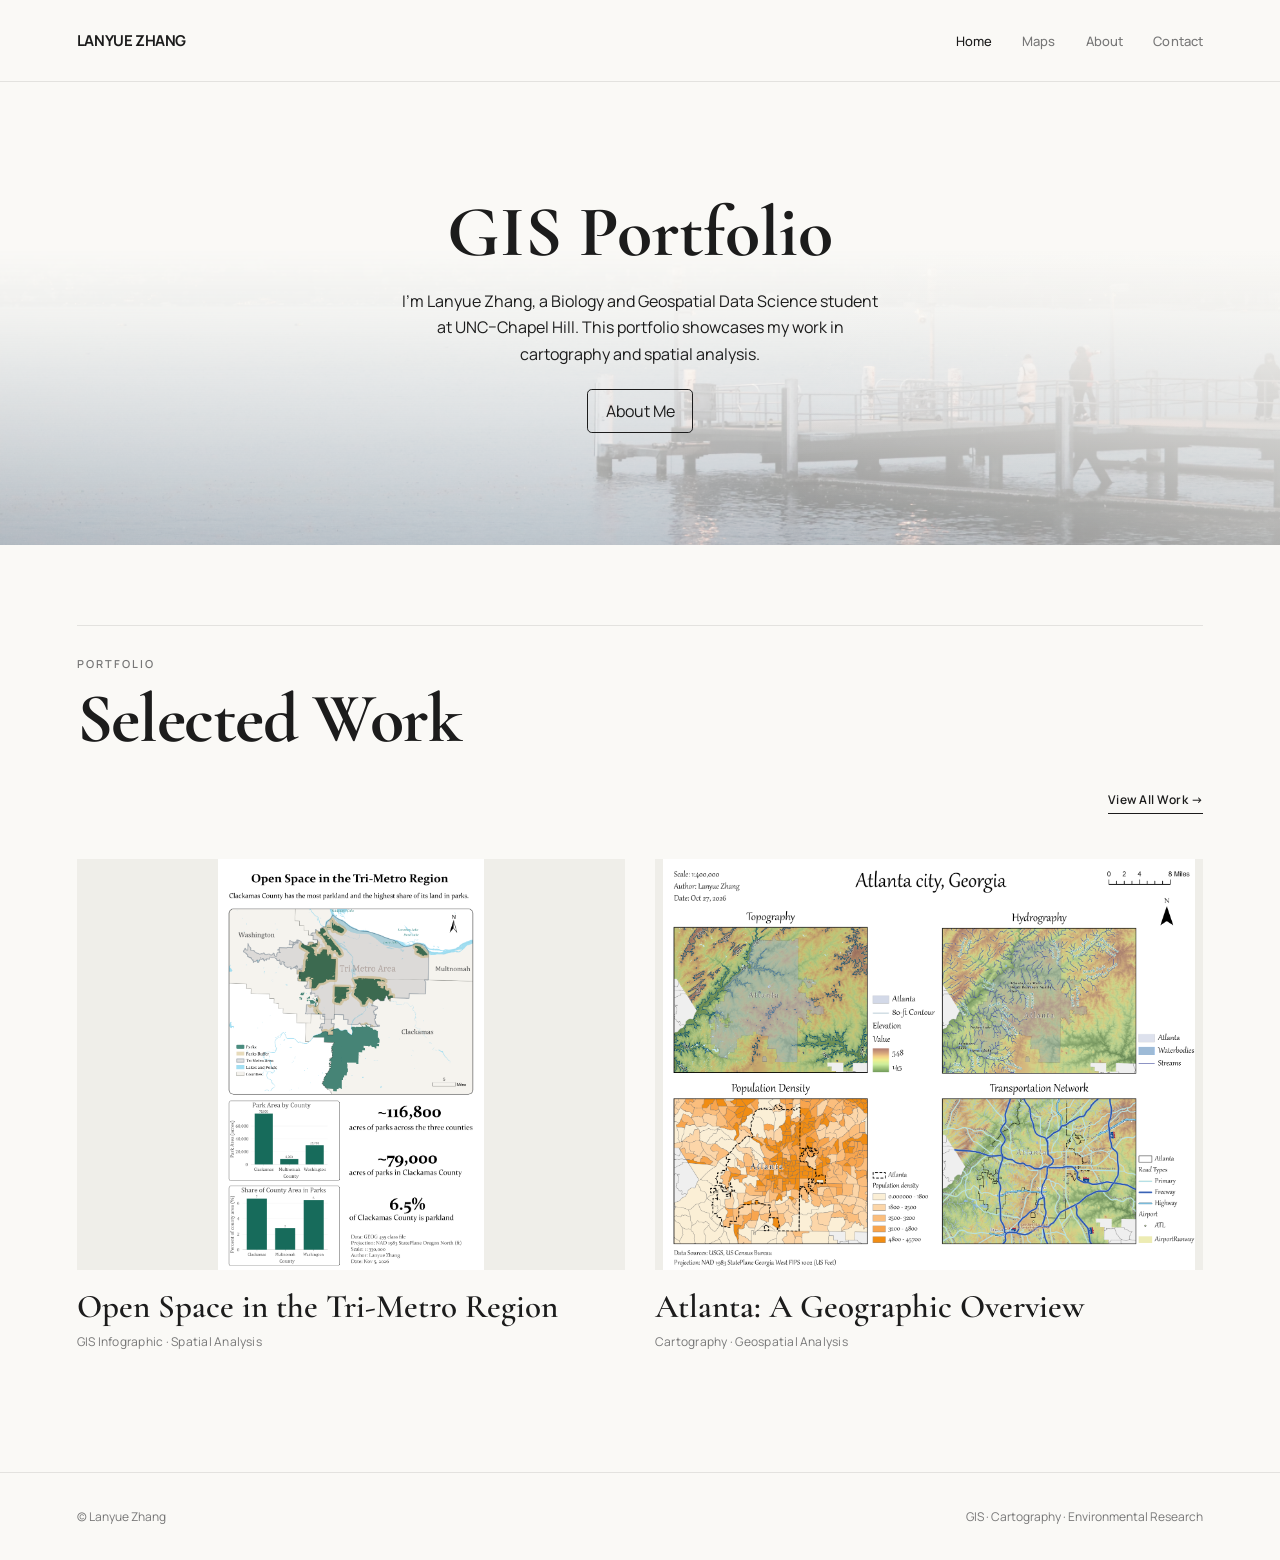
<file: index.html>
<!DOCTYPE html>
<html lang="en">
<head>
  <meta charset="UTF-8">
  <meta name="viewport" content="width=device-width, initial-scale=1">
  <meta name="description" content="Lanyue Zhang — Portfolio of GIS, cartography, remote sensing, and environmental research.">
  <title>GIS Portfolio</title>
  <link rel="stylesheet" href="style.css">
</head>

<body>

  <!-- Navigation -->
  <header class="site-header">
    <nav class="nav container" aria-label="Main navigation">
      <a class="logo" href="index.html">LANYUE ZHANG</a>
      <div class="nav-links">
        <a class="active" href="index.html">Home</a>
        <a href="work.html">Maps</a>
        <a href="about.html">About</a>
        <a href="about.html#portfolio-contact">Contact</a>
      </div>
    </nav>
  </header>

  <main>

    <!-- Introduction --> 
    <section class="portfolio-intro container home-photo-hero"">
      <svg class="home-intro-contours" viewBox="0 0 220 180"
           aria-hidden="true" focusable="false">
        <path id="home-contour" vector-effect="non-scaling-stroke"
              d="M92 8C51 9 49 43 32 66S1 105 18 133s47 22 71 36 48 0 70-16 35-13 54-33"/>
        <use href="#home-contour" transform="translate(9 8) scale(.92)"/>
        <use href="#home-contour" transform="translate(18 16) scale(.84)"/>
        <use href="#home-contour" transform="translate(27 24) scale(.76)"/>
        <use href="#home-contour" transform="translate(36 32) scale(.68)"/>
        <use href="#home-contour" transform="translate(45 40) scale(.60)"/>
        <use href="#home-contour" transform="translate(54 48) scale(.52)"/>
      </svg>
      <h1>GIS Portfolio</h1>
      <p>I’m Lanyue Zhang, a Biology and Geospatial Data Science student at UNC–Chapel Hill. This portfolio showcases my work in cartography and spatial analysis.</p>
      <a class="portfolio-intro-button" href="about.html">About Me</a>
    </section>

    <!-- Featured Work -->
    <section class="section container">
      <div class="section-heading">
        <div>
          <p class="eyebrow">Portfolio</p>
          <h2 class="section-title">Selected Work</h2>
        </div>

        <a class="text-link" href="work.html">
          View All Work &rarr;
        </a>
      </div>

      <div class="project-grid">

        <!-- Project 1 -->
        <a class="project-card" href="work.html#open-space">
          <div class="project-image">
            <img src="images/a7-open-space.png"
                 alt="Open Space in the Tri-Metro Region infographic"
                 loading="lazy">
          </div>

          <div class="project-meta">
            <div>
              <h3 class="project-name">
                Open Space in the Tri-Metro Region
              </h3>
              <p class="project-type">
                GIS Infographic · Spatial Analysis
              </p>
            </div>
          </div>
        </a>

        <!-- Project 2 -->
        <a class="project-card" href="work.html#atlanta">
          <div class="project-image">
            <img src="images/p2-atlanta.png"
                 alt="Atlanta Georgia geographic overview map"
                 loading="lazy">
          </div>

          <div class="project-meta">
            <div>
              <h3 class="project-name">
                Atlanta: A Geographic Overview
              </h3>
              <p class="project-type">
                Cartography · Geospatial Analysis
              </p>
            </div>
          </div>
        </a>

      </div>
    </section>

    

  </main>

  <!-- Footer -->
  <footer class="site-footer">
    <div class="container footer-inner">
      <span>© Lanyue Zhang</span>
      <span>GIS · Cartography · Environmental Research</span>
    </div>
  </footer>

</body>
</html>
</file>
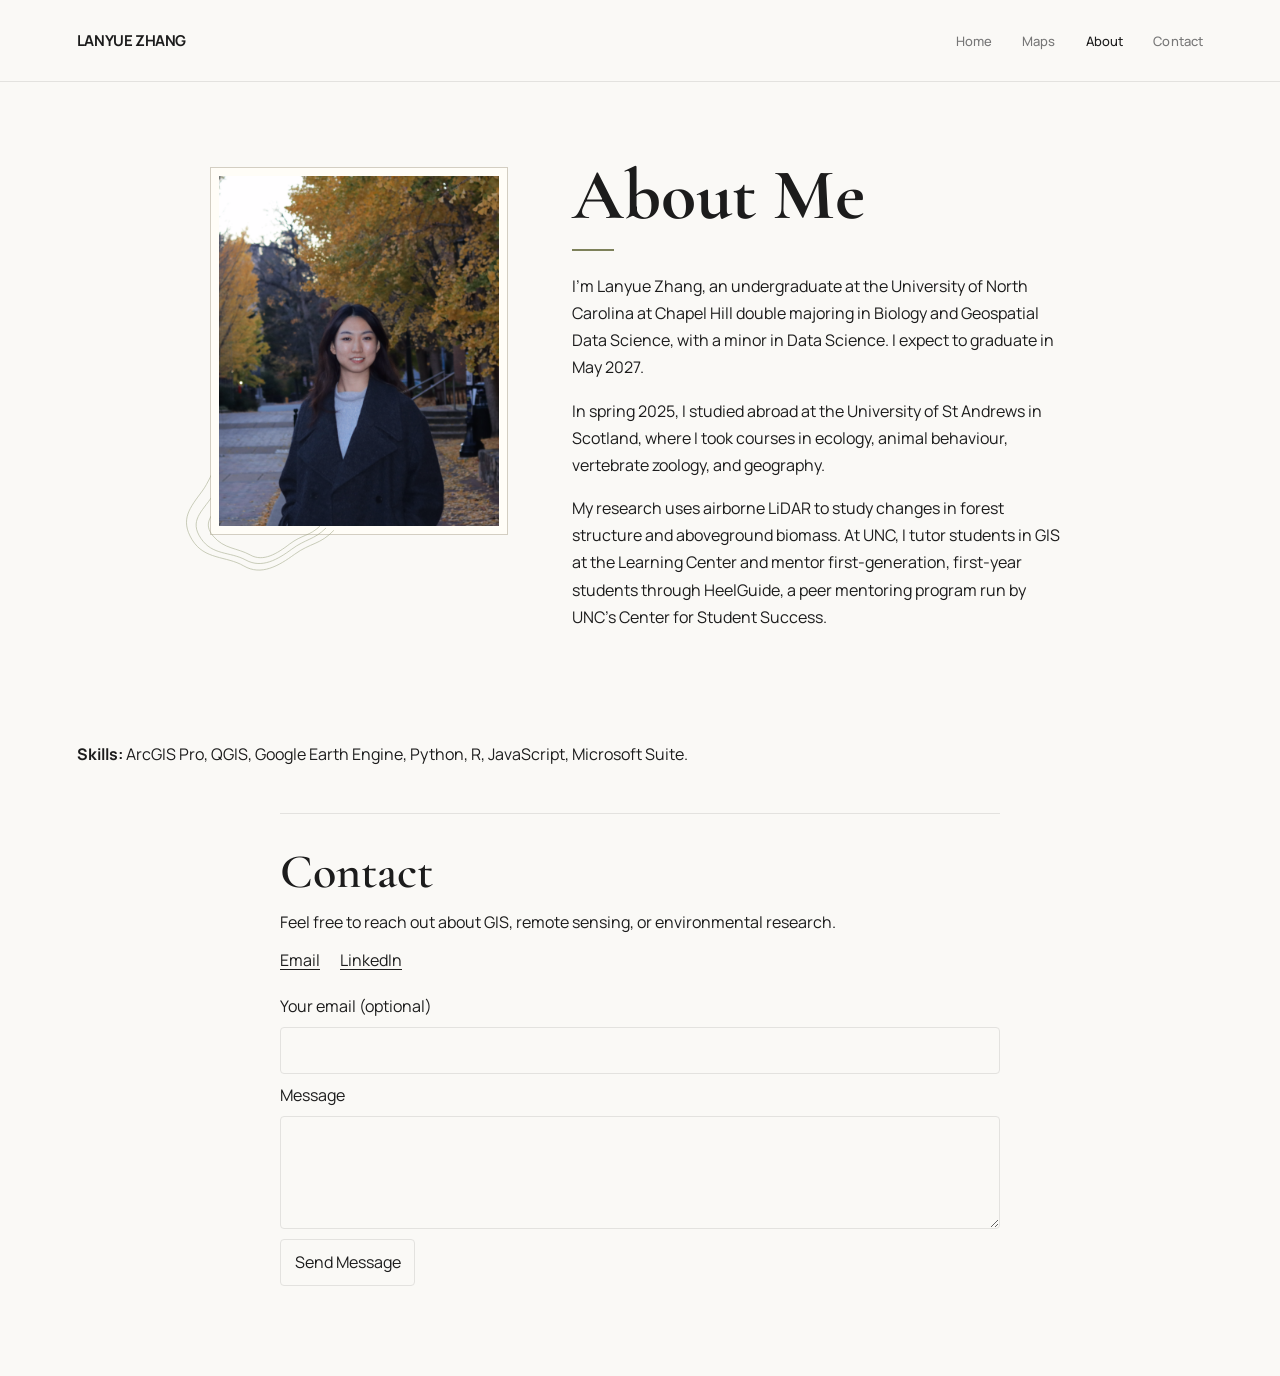
<file: about.html>
<!DOCTYPE html>
<html lang="en">
<head>
  <meta charset="UTF-8">
  <meta name="viewport" content="width=device-width, initial-scale=1">
  <title>About | Lanyue Zhang</title>
  <link rel="stylesheet" href="style.css">
</head>
<body>
  <header class="site-header">
    <nav class="nav container" aria-label="Main navigation">
      <a class="logo" href="index.html">LANYUE ZHANG</a>
      <div class="nav-links">
        <a href="index.html">Home</a>
        <a href="work.html">Maps</a>
        <a class="active" href="about.html" aria-current="page">About</a>
        <a href="#portfolio-contact">Contact</a>
      </div>
    </nav>
  </header>
  <main>
    <section class="portfolio-intro container">
      <div class="about-layout">
        <div class="about-photo-frame">
          <svg class="about-photo-contours" viewBox="0 0 220 180"
               aria-hidden="true" focusable="false">
            <path d="M92 8C51 9 49 43 32 66S1 105 18 133s47 22 71 36 48 0 70-16 35-13 54-33"/>
            <path d="M97 22C62 23 61 51 46 73s-32 34-16 58 40 18 62 30 44-1 63-15 31-13 47-29"/>
            <path d="M103 36C75 37 73 58 59 79s-27 31-12 49 33 16 51 26 37-2 54-15 28-11 42-25"/>
          </svg>
          <img
        src="images/lanyue_profile.PNG"
        alt="Portrait of Lanyue Zhang"
        class="about-portrait"
        width="280"
        height="350"
      >
        </div>
        <div class="about-copy">
          <h1>About Me</h1>
          <p>I’m Lanyue Zhang, an undergraduate at the University of North Carolina at Chapel Hill double majoring in Biology and Geospatial Data Science, with a minor in Data Science. I expect to graduate in May 2027.</p>
          <p>In spring 2025, I studied abroad at the University of St Andrews in Scotland, where I took courses in ecology, animal behaviour, vertebrate zoology, and geography.</p>
          <p>My research uses airborne LiDAR to study changes in forest structure and aboveground biomass. At UNC, I tutor students in GIS at the Learning Center and mentor first-generation, first-year students through HeelGuide, a peer mentoring program run by UNC’s Center for Student Success.</p>
        </div>
      </div>
    </section>
  <!-- BEGIN PORTFOLIO SKILLS -->
<p class="container portfolio-skills">
  <strong>Skills:</strong> ArcGIS Pro, QGIS, Google Earth Engine, Python, R, JavaScript, Microsoft Suite.
</p>
<!-- END PORTFOLIO SKILLS -->

<!-- BEGIN PORTFOLIO CONTACT -->
<section class="container portfolio-contact" id="portfolio-contact">
  <h2>Contact</h2>
  <p>Feel free to reach out about GIS, remote sensing, or environmental research.</p>
  <p class="contact-links">
    <a href="mailto:zhanglanyue1206@gmail.com">Email</a>
    <a href="https://www.linkedin.com/in/lanyue-zhang-842455325/">LinkedIn</a>
  </p>
  <form id="portfolio-message" action="https://api.web3forms.com/submit" method="post">
    <input type="hidden" name="access_key" value="0db3ba28-0ea1-43e6-95ed-aa1ddf6fd6a7">
    <input type="hidden" name="subject" value="New message from your GIS portfolio">
    <input type="checkbox" name="botcheck" hidden tabindex="-1">
    <label for="contact-email">Your email (optional)</label>
    <input id="contact-email" type="email" name="email" autocomplete="email">
    <label for="contact-message">Message</label>
    <textarea id="contact-message" name="message" rows="4" maxlength="1000" required></textarea>
    <button type="submit">Send Message</button>
    <p role="status"></p>
  </form>
</section>

<style>
  .portfolio-contact {
    max-width: 720px;
    margin-block: 3rem 5rem;
    padding-top: 2rem;
    border-top: 1px solid var(--line, #dedbd4);
    scroll-margin-top: 2rem;
  }
  .portfolio-contact h2 {
    margin: 0 0 0.75rem;
    font: 600 clamp(2rem, 5vw, 3rem)/1.1 var(--serif, Georgia);
  }
  .contact-links { display: flex; gap: 1.25rem; }
  .contact-links a { text-decoration: underline; text-underline-offset: 0.2em; }
  #portfolio-message { display: grid; gap: 0.65rem; margin-top: 1.5rem; }
  #portfolio-message :is(input[type="email"], textarea, button) {
    border: 1px solid var(--line, #dedbd4);
    border-radius: 4px;
    padding: 0.7rem 0.85rem;
    font: inherit;
    color: inherit;
    background: transparent;
  }
  #portfolio-message textarea { resize: vertical; }
  #portfolio-message button { justify-self: start; cursor: pointer; }
  #portfolio-message [role="status"] { margin: 0; }
</style>

<script>
(() => {
  const form = document.getElementById("portfolio-message");
  const button = form.querySelector("button");
  const status = form.querySelector('[role="status"]');

  form.addEventListener("submit", async (event) => {
    event.preventDefault();
    const data = new FormData(form);
    const email = String(data.get("email") || "").trim();
    if (email) data.set("replyto", email);
    else data.delete("email");

    button.disabled = true;
    status.textContent = "Sending…";

    try {
      const response = await fetch(form.action, {
        method: "POST",
        headers: { Accept: "application/json" },
        body: data
      });
      const result = await response.json();
      if (!response.ok || !result.success) throw new Error("Submission failed");
      form.reset();
      status.textContent = "Thanks! Your message was sent.";
    } catch {
      status.textContent = "Could not send your message. Please try again or use the Email link.";
    } finally {
      button.disabled = false;
    }
  });
})();
</script>
<!-- END PORTFOLIO CONTACT -->
</main>
</body>
</html>
</file>
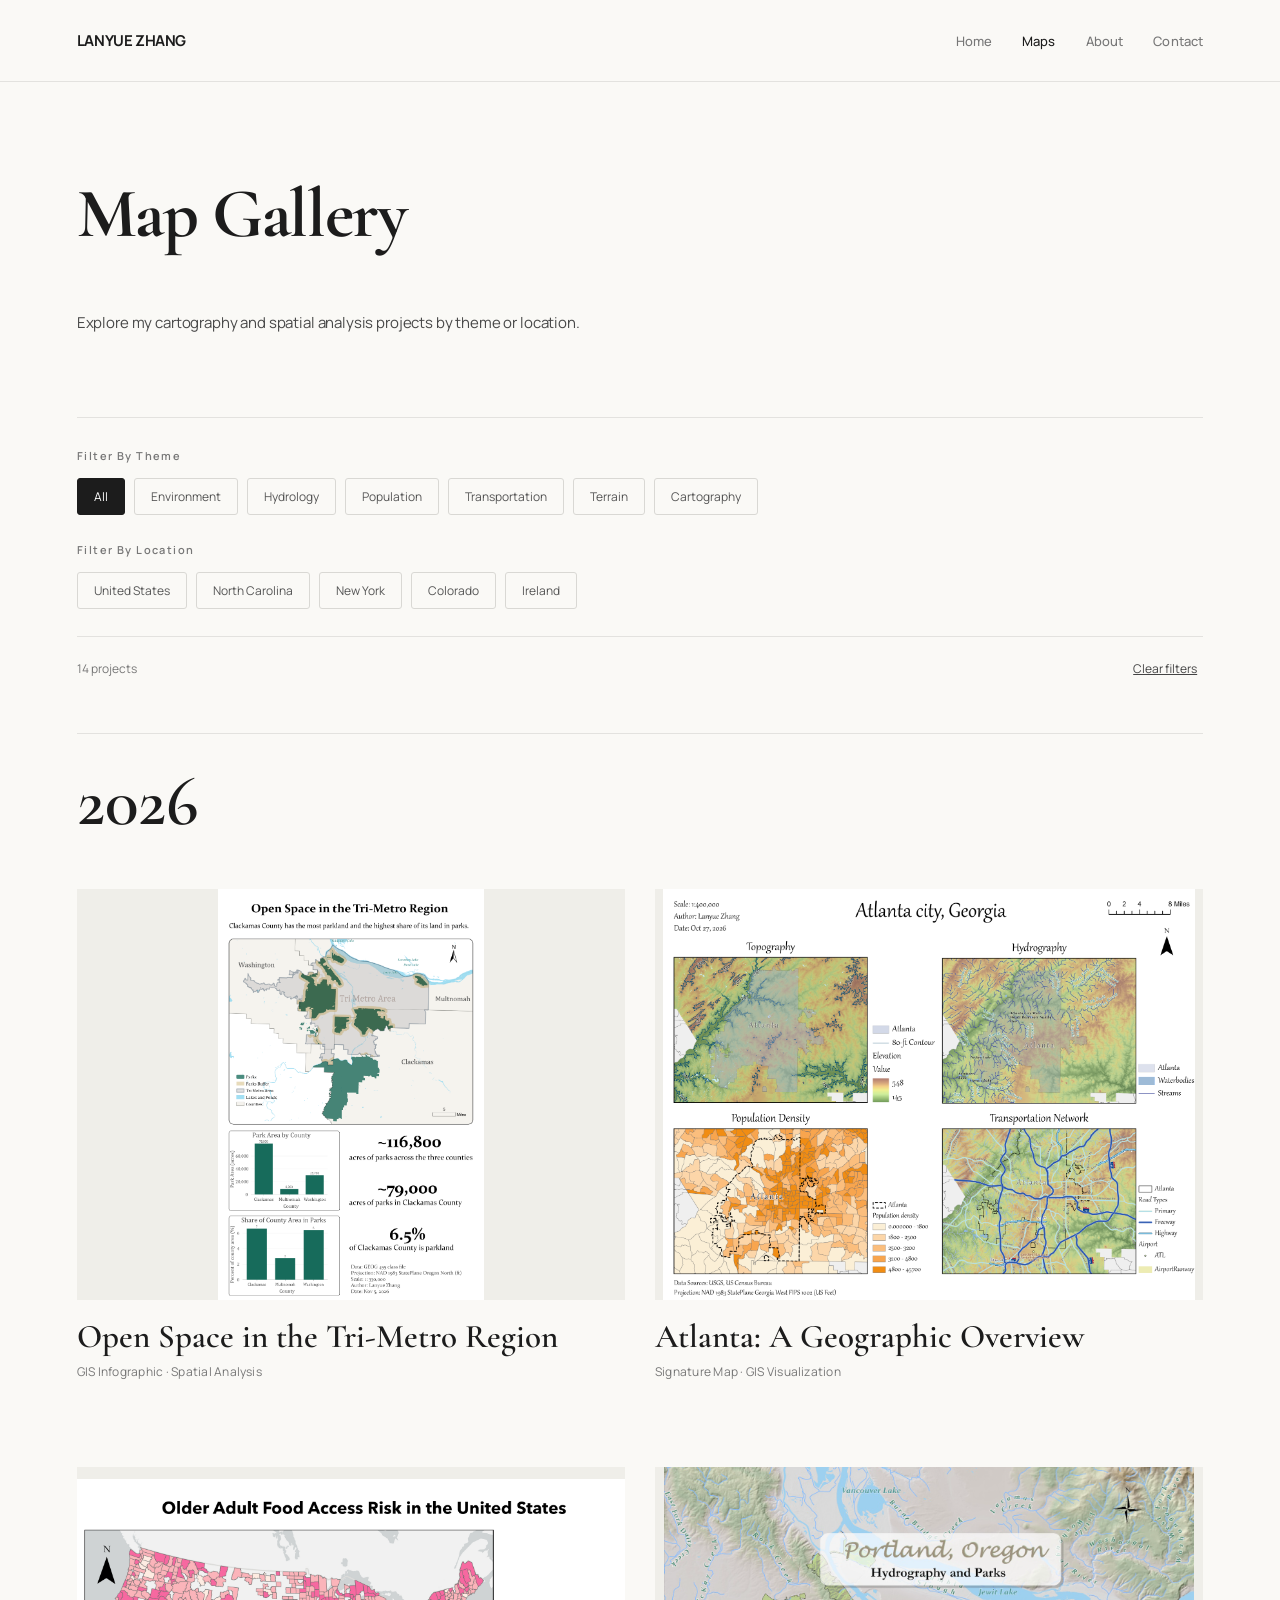
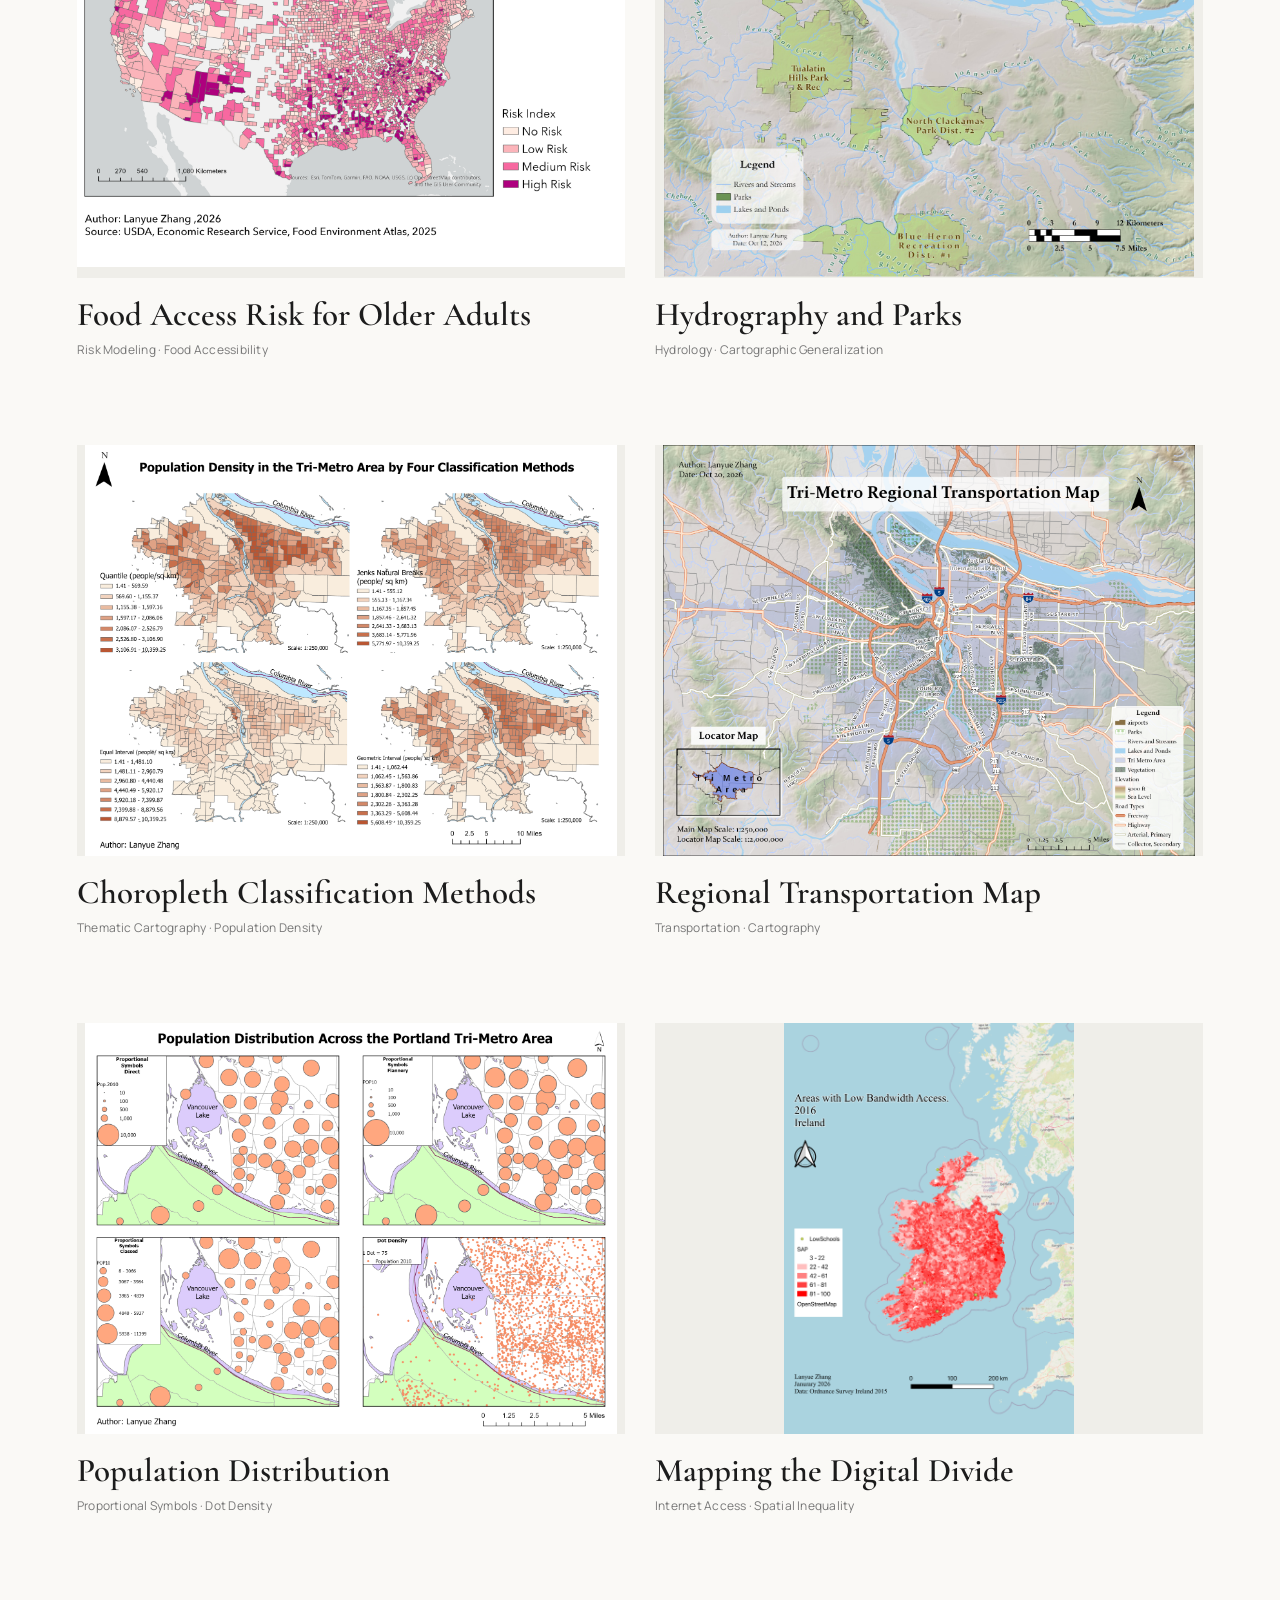
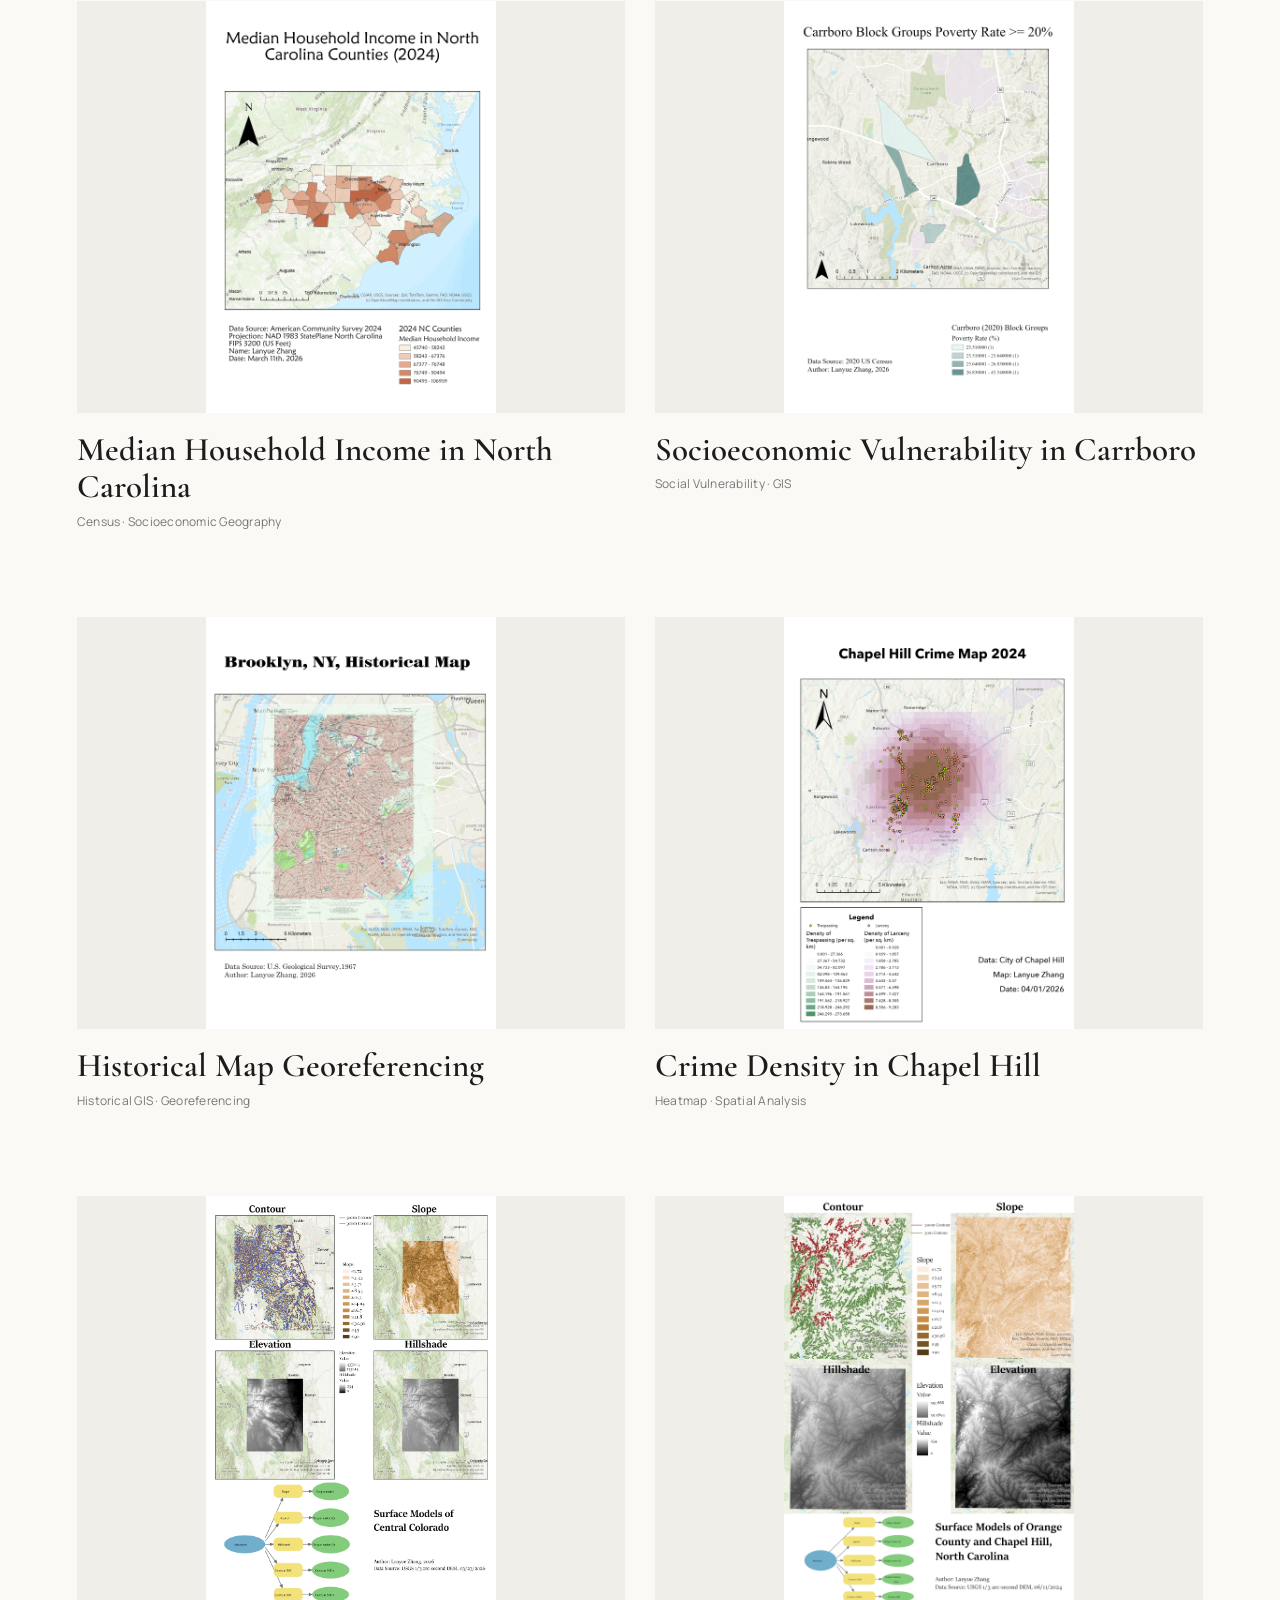
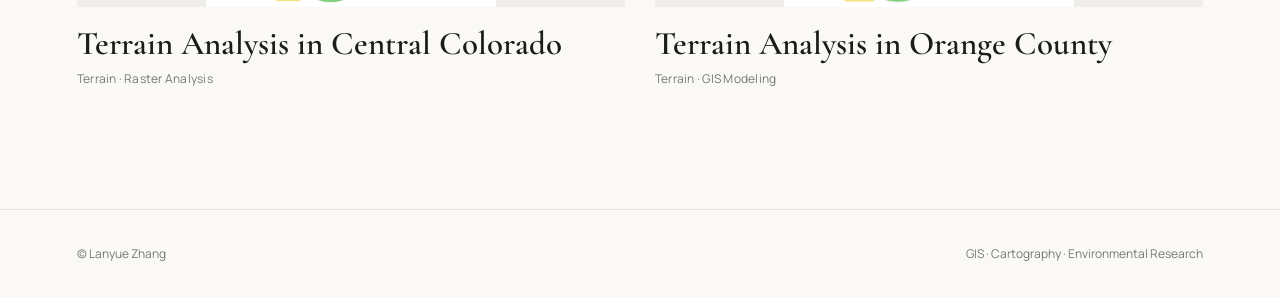
<file: work.html>
<!DOCTYPE html>
<html lang="en">
<head>
  <meta charset="UTF-8">
  <meta name="viewport" content="width=device-width, initial-scale=1">
  <meta name="description" content="Selected GIS and cartography projects by Lanyue Zhang.">
  <title>Map Gallery — Lanyue Zhang</title>
  <link rel="stylesheet" href="style.css">
</head>
<body>

<header class="site-header">
  <nav class="nav container" aria-label="Main navigation">
    <a class="logo" href="index.html">LANYUE ZHANG</a>
    <div class="nav-links">
      <a href="index.html">Home</a>
      <a href="work.html" class="active" aria-current="page">Maps</a>

      <a href="about.html">About</a>
      <a href="about.html#portfolio-contact">Contact</a>
    </div>
  </nav>
</header>

<main>
  <section class="page-intro container">
    <h1 class="section-title">Map Gallery</h1>
    <p class="body-text">
      Explore my cartography and spatial analysis projects by theme or location.
    </p>
  </section>

  <section class="year-section container">
    
<div class="portfolio-filters">

  <div class="filter-group">
    <span class="filter-label">Filter By Theme</span>

    <div class="filter-options" id="themeFilters">
      <button class="filter-btn active" data-filter="all">All</button>
      <button class="filter-btn" data-filter="environment">Environment</button>
      <button class="filter-btn" data-filter="hydrology">Hydrology</button>
      <button class="filter-btn" data-filter="population">Population</button>
      <button class="filter-btn" data-filter="transportation">Transportation</button>
      <button class="filter-btn" data-filter="terrain">Terrain</button>
      <button class="filter-btn" data-filter="cartography">Cartography</button>
    </div>
  </div>

  <div class="filter-group">
    <span class="filter-label">Filter By Location</span>

    <div class="filter-options" id="locationFilters">
    <button class="filter-btn" data-filter="united-states">United States</button>
    <button class="filter-btn" data-filter="north-carolina">North Carolina</button>
    <button class="filter-btn" data-filter="new-york">New York</button>
    <button class="filter-btn" data-filter="colorado">Colorado</button>
    <button class="filter-btn" data-filter="ireland">Ireland</button>
    </div>
  </div>

  <div class="filter-summary">
    <span id="resultCount">6 projects</span>
    <button id="clearFilters" type="button">Clear filters</button>
  </div>

</div>

    <h2 class="year-heading">2026</h2>

    <div class="project-grid">

      <a class="project-card" id="open-space"
   href="projects/open-space.html"
   data-theme="environment cartography"
   data-location="portland">
        <div class="project-image">
          <img src="images/a7-open-space.png"
               alt="Open Space in the Tri-Metro Region">
        </div>
        <div class="project-meta">
          <div>
            <h3 class="project-name">Open Space in the Tri-Metro Region</h3>
            <p class="project-type">GIS Infographic · Spatial Analysis</p>
          </div>
        </div>
      </a>

      <a class="project-card" id="atlanta"
   href="projects/atlanta.html"
   data-theme="terrain hydrology population transportation"
   data-location="atlanta">
        <div class="project-image">
          <img src="images/p2-atlanta.png"
               alt="Atlanta Geographic Overview">
        </div>
        <div class="project-meta">
          <div>
            <h3 class="project-name">Atlanta: A Geographic Overview</h3>
            <p class="project-type">Signature Map · GIS Visualization</p>
          </div>
        </div>
      </a>
      <!-- 14 GEOG 370 Final Project -->
<a class="project-card"
   href="projects/geog370.html?id=food-access"
   data-theme="population environment"
   data-location="united-states">

  <div class="project-image">
    <img src="images/geog370-final-risk.jpg"
         alt="Food access risk index map" loading="lazy">
  </div>

  <div class="project-meta">
    <div>
      <h3 class="project-name">Food Access Risk for Older Adults</h3>
      <p class="project-type">Risk Modeling · Food Accessibility</p>
    </div>
  </div>
</a>



      <a class="project-card" id="hydrography"
   href="projects/hydrography.html"
   data-theme="hydrology environment"
   data-location="portland">
        <div class="project-image">
          <img src="images/a5-hydrography.png"
               alt="Portland Hydrography and Parks">
        </div>
        <div class="project-meta">
          <div>
            <h3 class="project-name">Hydrography and Parks</h3>
            <p class="project-type">Hydrology · Cartographic Generalization</p>
          </div>
        </div>
      </a>

      <a class="project-card" id="choropleth"
   href="projects/choropleth.html"
   data-theme="population cartography"
   data-location="portland">
        <div class="project-image">
          <img src="images/a3-choropleth.jpg"
               alt="Choropleth Classification Methods">
        </div>
        <div class="project-meta">
          <div>
            <h3 class="project-name">Choropleth Classification Methods</h3>
            <p class="project-type">Thematic Cartography · Population Density</p>
          </div>
        </div>
      </a>

      <a class="project-card" id="transportation"
   href="projects/transportation.html"
   data-theme="transportation cartography"
   data-location="portland">
        <div class="project-image">
          <img src="images/a6-transportation.png"
               alt="Tri-Metro Regional Transportation Map">
        </div>
        <div class="project-meta">
          <div>
            <h3 class="project-name">Regional Transportation Map</h3>
            <p class="project-type">Transportation · Cartography</p>
          </div>
        </div>
      </a>

      <a class="project-card" id="population"
   href="projects/population.html"
   data-theme="population cartography"
   data-location="portland">
        <div class="project-image">
          <img src="images/a2-population.png"
               alt="Population Distribution Across Portland">
        </div>
        <div class="project-meta">
          <div>
            <h3 class="project-name">Population Distribution</h3>
            <p class="project-type">Proportional Symbols · Dot Density</p>
          </div>
        </div>
      </a>
    
<!-- 07 GEOG 370 Project 1 -->
<a class="project-card"
   href="projects/geog370.html?id=digital-divide"
   data-theme="population cartography"
   data-location="ireland">

  <div class="project-image">
    <img src="images/geog370-p1-bandwidth.png"
         alt="Internet bandwidth map" loading="lazy">
  </div>

  <div class="project-meta">
    <div>
      <h3 class="project-name">Mapping the Digital Divide</h3>
      <p class="project-type">Internet Access · Spatial Inequality</p>
    </div>
  </div>
</a>

<!-- 08 GEOG 370 Project 2 -->
<a class="project-card"
   href="projects/geog370.html?id=nc-income"
   data-theme="population cartography"
   data-location="north-carolina">

  <div class="project-image">
    <img src="images/geog370-p2-income.jpg"
         alt="North Carolina median household income" loading="lazy">
  </div>

  <div class="project-meta">
    <div>
      <h3 class="project-name">Median Household Income in North Carolina</h3>
      <p class="project-type">Census · Socioeconomic Geography</p>
    </div>
  </div>
</a>

<!-- 09 GEOG 370 Lab 3 -->
<a class="project-card"
   href="projects/geog370.html?id=carrboro-vulnerability"
   data-theme="population cartography"
   data-location="north-carolina">

  <div class="project-image">
    <img src="images/geog370-l3-poverty.jpg"
         alt="Carrboro poverty rate map" loading="lazy">
  </div>

  <div class="project-meta">
    <div>
      <h3 class="project-name">Socioeconomic Vulnerability in Carrboro</h3>
      <p class="project-type">Social Vulnerability · GIS</p>
    </div>
  </div>
</a>

<!-- 10 GEOG 370 Lab 4 -->
<a class="project-card"
   href="projects/geog370.html?id=historical-maps"
   data-theme="cartography"
   data-location="north-carolina new-york">

  <div class="project-image">
    <img src="images/geog370-l4-brooklyn.jpg"
         alt="Historical map georeferencing" loading="lazy">
  </div>

  <div class="project-meta">
    <div>
      <h3 class="project-name">Historical Map Georeferencing</h3>
      <p class="project-type">Historical GIS · Georeferencing</p>
    </div>
  </div>
</a>

<!-- 11 GEOG 370 Lab 5 -->
<a class="project-card"
   href="projects/geog370.html?id=crime-density"
   data-theme="population"
   data-location="north-carolina">

  <div class="project-image">
    <img src="images/geog370-l5-crime.jpg"
         alt="Chapel Hill crime density map" loading="lazy">
  </div>

  <div class="project-meta">
    <div>
      <h3 class="project-name">Crime Density in Chapel Hill</h3>
      <p class="project-type">Heatmap · Spatial Analysis</p>
    </div>
  </div>
</a>

<!-- 12 GEOG 370 Lab 6 Colorado -->
<a class="project-card"
   href="projects/geog370.html?id=colorado-terrain"
   data-theme="terrain"
   data-location="colorado">

  <div class="project-image">
    <img src="images/geog370-l6-colorado.jpg"
         alt="Central Colorado terrain map" loading="lazy">
  </div>

  <div class="project-meta">
    <div>
      <h3 class="project-name">Terrain Analysis in Central Colorado</h3>
      <p class="project-type">Terrain · Raster Analysis</p>
    </div>
  </div>
</a>

<!-- 13 GEOG 370 Lab 6 Orange County -->
<a class="project-card"
   href="projects/geog370.html?id=orange-terrain"
   data-theme="terrain"
   data-location="north-carolina">

  <div class="project-image">
    <img src="images/geog370-l6-orange.jpg"
         alt="Orange County terrain map" loading="lazy">
  </div>

  <div class="project-meta">
    <div>
      <h3 class="project-name">Terrain Analysis in Orange County</h3>
      <p class="project-type">Terrain · GIS Modeling</p>
    </div>
  </div>
</a>

    </div>
  </section>
</main>

<footer class="site-footer">
  <div class="container footer-inner">
    <span>© Lanyue Zhang</span>
    <span>GIS · Cartography · Environmental Research</span>
  </div>
</footer>


<script>
document.addEventListener("DOMContentLoaded", () => {
  const cards = document.querySelectorAll(".project-card");

  const themeButtons = document.querySelectorAll(
    "#themeFilters .filter-btn"
  );

  const locationButtons = document.querySelectorAll(
    "#locationFilters .filter-btn"
  );

  let selectedTheme = "all";
  let selectedLocation = "all";

  function updateProjects() {
    let visibleCount = 0;

    cards.forEach(card => {
      const themes = card.dataset.theme.split(" ");
      const locations = (card.dataset.location || "").split(" ");

      const matchesTheme =
        selectedTheme === "all" ||
        themes.includes(selectedTheme);

      const matchesLocation =
        selectedLocation === "all" ||
        locations.includes(selectedLocation);

      const visible = matchesTheme && matchesLocation;

      card.hidden = !visible;

      if (visible) visibleCount++;
    });

    document.getElementById("resultCount").textContent =
      visibleCount + (visibleCount === 1 ? " project" : " projects");
  }

  function setupFilters(buttons, type) {
    buttons.forEach(button => {
      button.addEventListener("click", () => {
        buttons.forEach(b => b.classList.remove("active"));
        button.classList.add("active");

        if (type === "theme") {
          selectedTheme = button.dataset.filter;
        } else {
          selectedLocation = button.dataset.filter;
        }

        updateProjects();
      });
    });
  }

  setupFilters(themeButtons, "theme");
  setupFilters(locationButtons, "location");

  document.getElementById("clearFilters")
    .addEventListener("click", () => {
      selectedTheme = "all";
      selectedLocation = "all";

      document.querySelectorAll(".filter-btn")
        .forEach(button => {
          button.classList.toggle(
            "active",
            button.dataset.filter === "all"
          );
        });

      updateProjects();
    });

  updateProjects();
});
</script>

  
<!-- BEGIN WORK PROJECT DIALOG -->
<style>
  #work-project-dialog {
    width: min(1380px, calc(100% - 3rem));
    height: min(860px, calc(100dvh - 3rem));
    max-width: none;
    max-height: none;
    padding: 0;
    overflow: hidden;
    color: var(--text, #222);
    background: var(--background, #faf9f6);
    border: 1px solid #d6d3cb;
    border-radius: 8px;
    box-shadow: 0 18px 70px rgb(0 0 0 / 18%);
  }

  #work-project-dialog[open] {
    display: grid;
    grid-template-rows: auto minmax(0, 1fr) auto;
  }

  #work-project-dialog::backdrop {
    background: rgb(28 28 28 / 43%);
  }

  html:has(#work-project-dialog[open]) {
    overflow: hidden;
  }

  .work-project-toolbar,
  .work-project-controls {
    display: flex;
    align-items: center;
    gap: 1rem;
    padding: 0.55rem clamp(0.8rem, 3vw, 2rem);
  }

  .work-project-toolbar {
    justify-content: flex-end;
  }

  .work-project-controls {
    justify-content: space-between;
    border-top: 1px solid #dedbd4;
  }

  #work-project-dialog button {
    min-height: 44px;
    padding: 0.35rem 0.65rem;
    color: inherit;
    background: transparent;
    border: 0;
    border-radius: 4px;
    font: inherit;
    cursor: pointer;
  }

  #work-project-dialog button:hover:not(:disabled) {
    background: rgb(0 0 0 / 6%);
  }

  #work-project-dialog button:disabled {
    opacity: 0.4;
    cursor: default;
  }

  #work-project-close {
    min-width: 44px;
    font-size: 1.65rem !important;
  }

  #work-project-frame {
    display: block;
    width: 100%;
    height: 100%;
    border: 0;
  }

  @media (max-width: 640px) {
    #work-project-dialog {
      width: calc(100% - 1rem);
      height: calc(100dvh - 1rem);
    }
  }
</style>

<dialog id="work-project-dialog" aria-label="Map details">
  <div class="work-project-toolbar">
    <button id="work-project-close" type="button" aria-label="Close map details">×</button>
  </div>
  <iframe id="work-project-frame" title="Project details"></iframe>
  <div class="work-project-controls">
    <button id="work-project-prev" type="button">Previous Map</button>
    <button id="work-project-next" type="button">Next Map</button>
  </div>
</dialog>

<script>
(() => {
  const dialog = document.getElementById("work-project-dialog");
  const frame = document.getElementById("work-project-frame");
  const closeButton = document.getElementById("work-project-close");
  const previousButton = document.getElementById("work-project-prev");
  const nextButton = document.getElementById("work-project-next");
  const cards = [...document.querySelectorAll("a.project-card[href]")];

  let visibleCards = [];
  let currentIndex = 0;
  let opener = null;

  function showProject(index) {
    const card = visibleCards[index];
    if (!card) return;

    currentIndex = index;
    const title = card.querySelector(".project-name")?.textContent.trim() || "Project details";
    dialog.setAttribute("aria-label", title);
    frame.title = title;
    previousButton.disabled = index === 0;
    nextButton.disabled = index === visibleCards.length - 1;
    frame.src = card.href;
  }

  for (const card of cards) {
    card.addEventListener("click", event => {
      if (event.defaultPrevented || event.button !== 0 ||
          event.metaKey || event.ctrlKey || event.shiftKey || event.altKey ||
          typeof dialog.showModal !== "function") return;

      event.preventDefault();
      visibleCards = cards.filter(item => !item.hidden && item.getClientRects().length);
      opener = card;
      dialog.showModal();
      closeButton.focus({ preventScroll: true });
      showProject(visibleCards.indexOf(card));
    });
  }

  frame.addEventListener("load", () => {
    if (!dialog.open || !frame.contentDocument?.querySelector(".detail-page")) return;

    const project = frame.contentDocument;
    const embeddedStyle = project.createElement("style");
    embeddedStyle.textContent = `
      .site-header, .site-footer, .back-link, .project-navigation,
      .project-nav, #navigation {
        display: none !important;
      }

      main.detail-page {
        width: auto !important;
        max-width: none !important;
        padding: 0.5rem clamp(1rem, 3vw, 2rem) 2rem !important;
      }

      .detail-page .project-layout {
        margin-top: 0 !important;
        gap: clamp(1.25rem, 4vw, 3.5rem) !important;
      }

      .detail-page .detail-info {
        position: static !important;
      }

      .detail-page .detail-info h1 {
        font-size: clamp(2rem, 4.4vw, 3.6rem) !important;
      }

      @media (max-width: 720px) {
        .detail-page .project-layout {
          grid-template-columns: minmax(0, 1fr) !important;
        }
      }
    `;
    project.head.append(embeddedStyle);

    const category = project.querySelector(".detail-info .eyebrow");
    if (category) {
      category.textContent = category.textContent.replace(/^\s*PROJECT\s+\d+\s*\/\s*/i, "");
    }

    project.addEventListener("keydown", event => {
      // Let the project's own map viewer handle Escape while it is open.
      if (event.key !== "Escape" || event.defaultPrevented ||
          project.querySelector("dialog[open], .lightbox.active, .lightbox.show")) return;
      event.preventDefault();
      dialog.close();
    }, true);
  });

  previousButton.addEventListener("click", () => showProject(currentIndex - 1));
  nextButton.addEventListener("click", () => showProject(currentIndex + 1));
  closeButton.addEventListener("click", () => dialog.close());

  dialog.addEventListener("close", () => {
    frame.src = "about:blank";
    opener?.focus({ preventScroll: true });
    opener = null;
  });
})();
</script>
<!-- END WORK PROJECT DIALOG -->
</body>
</html>
</file>
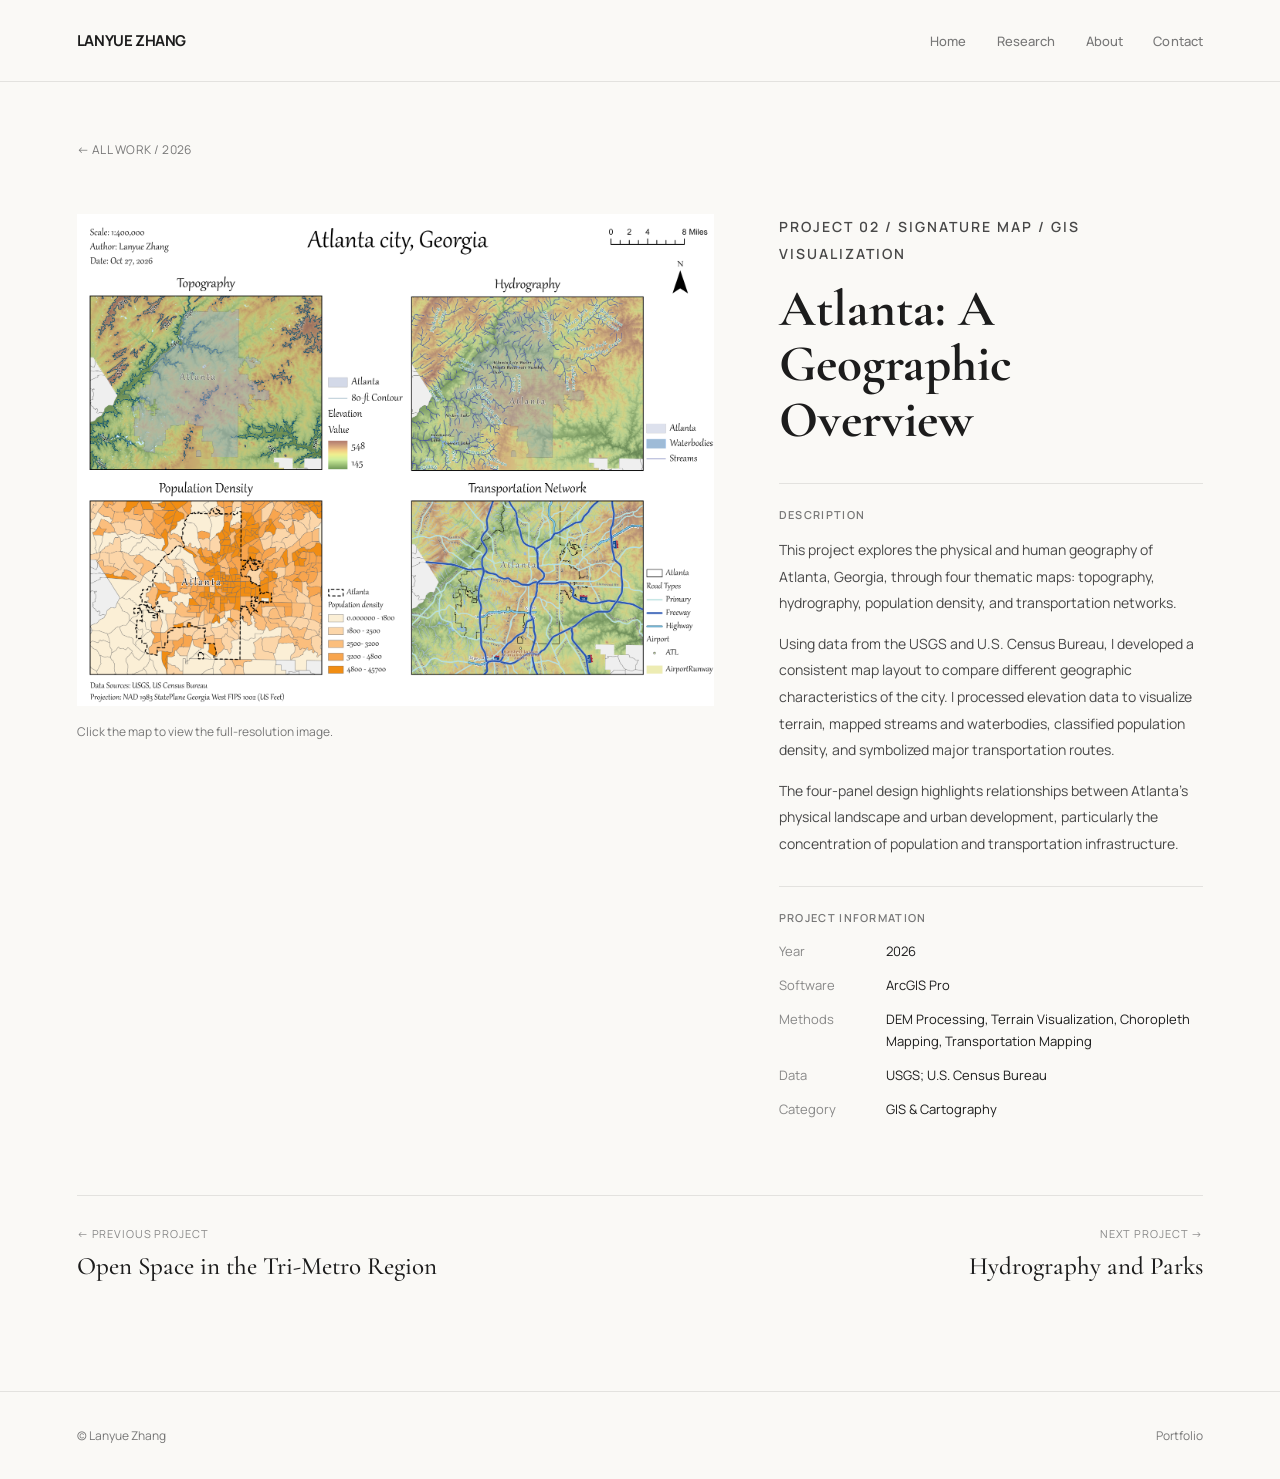
<file: projects/atlanta.html>
<!DOCTYPE html>
<html lang="en">
<head>
  <script src="project-template.js" defer></script>
  <script src="map-viewer.js" defer></script>
  <title>Atlanta Geographic Overview — Lanyue Zhang</title>
  <link rel="stylesheet" href="../style.css">
  <script src="project-template.js" defer></script>
</head>
<body data-project="atlanta">
  <div id="project-root"></div>
</body>
</html>
</file>
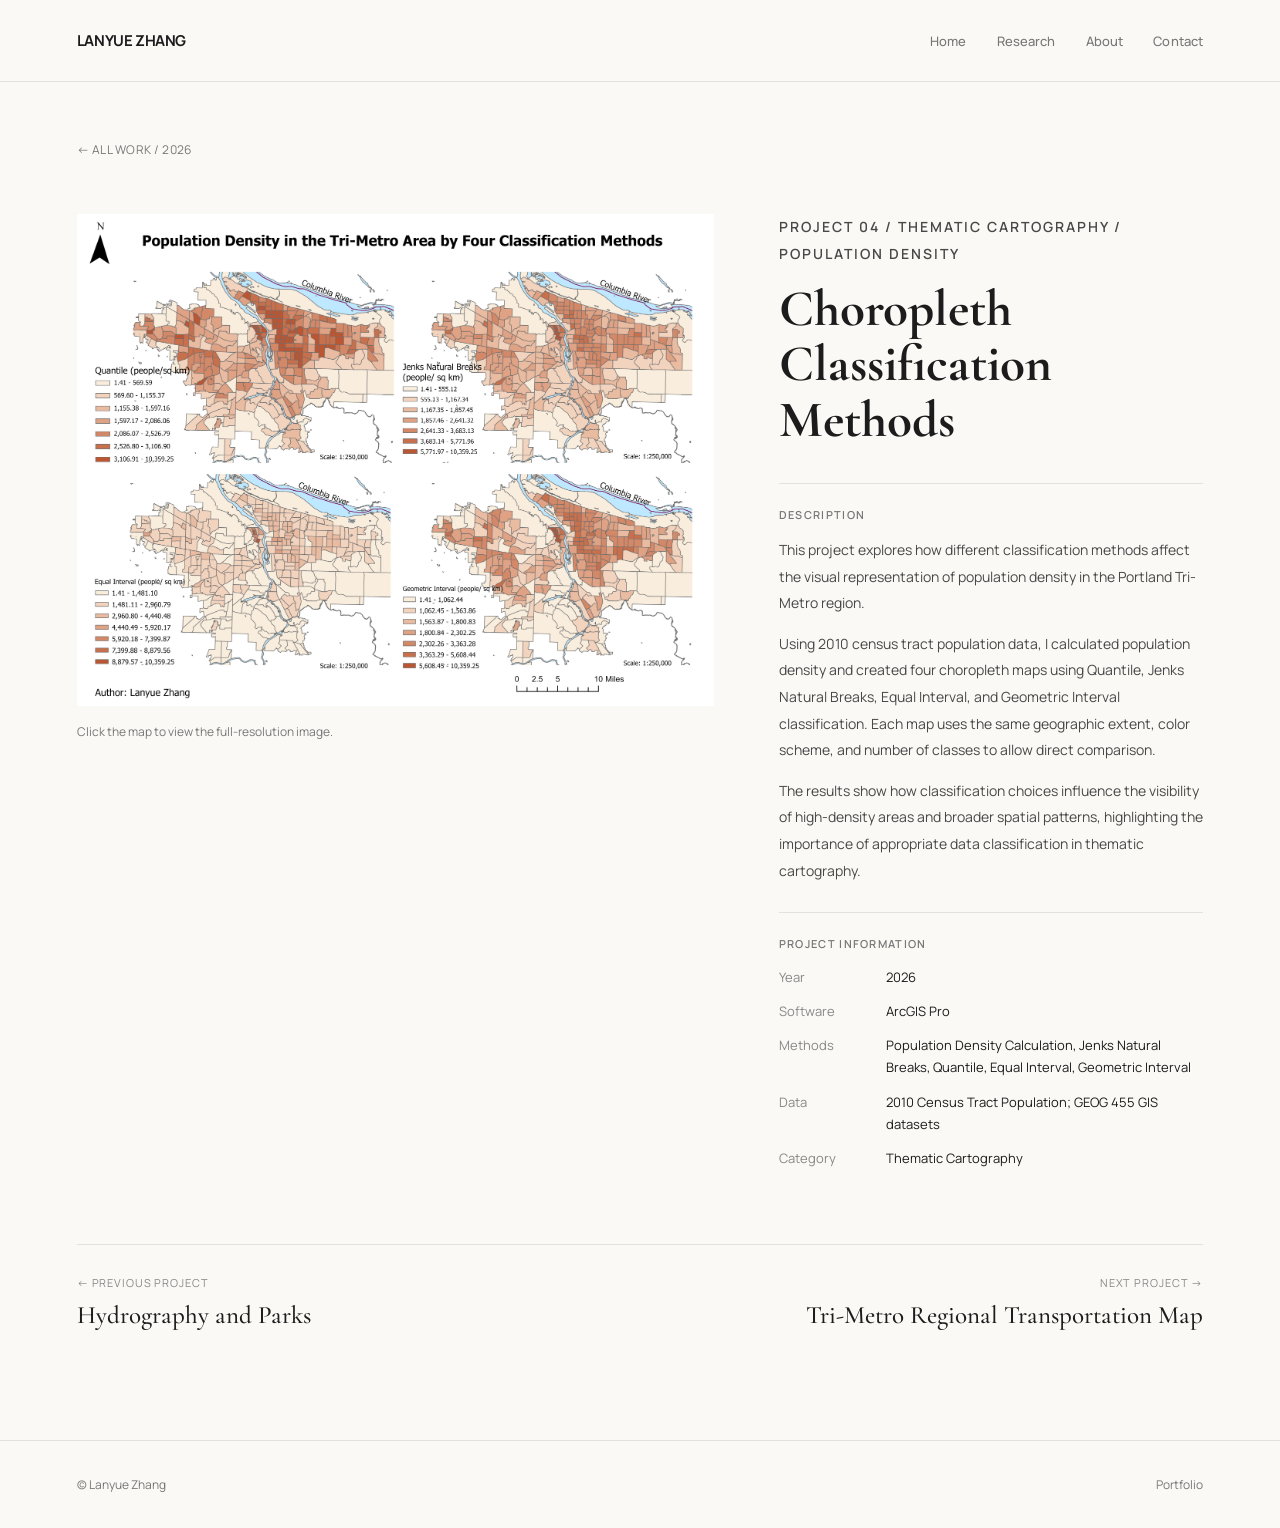
<file: projects/choropleth.html>
<!DOCTYPE html>
<html lang="en">
<head>
  <script src="project-template.js" defer></script>
  <script src="map-viewer.js" defer></script>
  <title>Choropleth Classification — Lanyue Zhang</title>
  <link rel="stylesheet" href="../style.css">
  <script src="project-template.js" defer></script>
</head>
<body data-project="choropleth">
  <div id="project-root"></div>
</body>
</html>
</file>
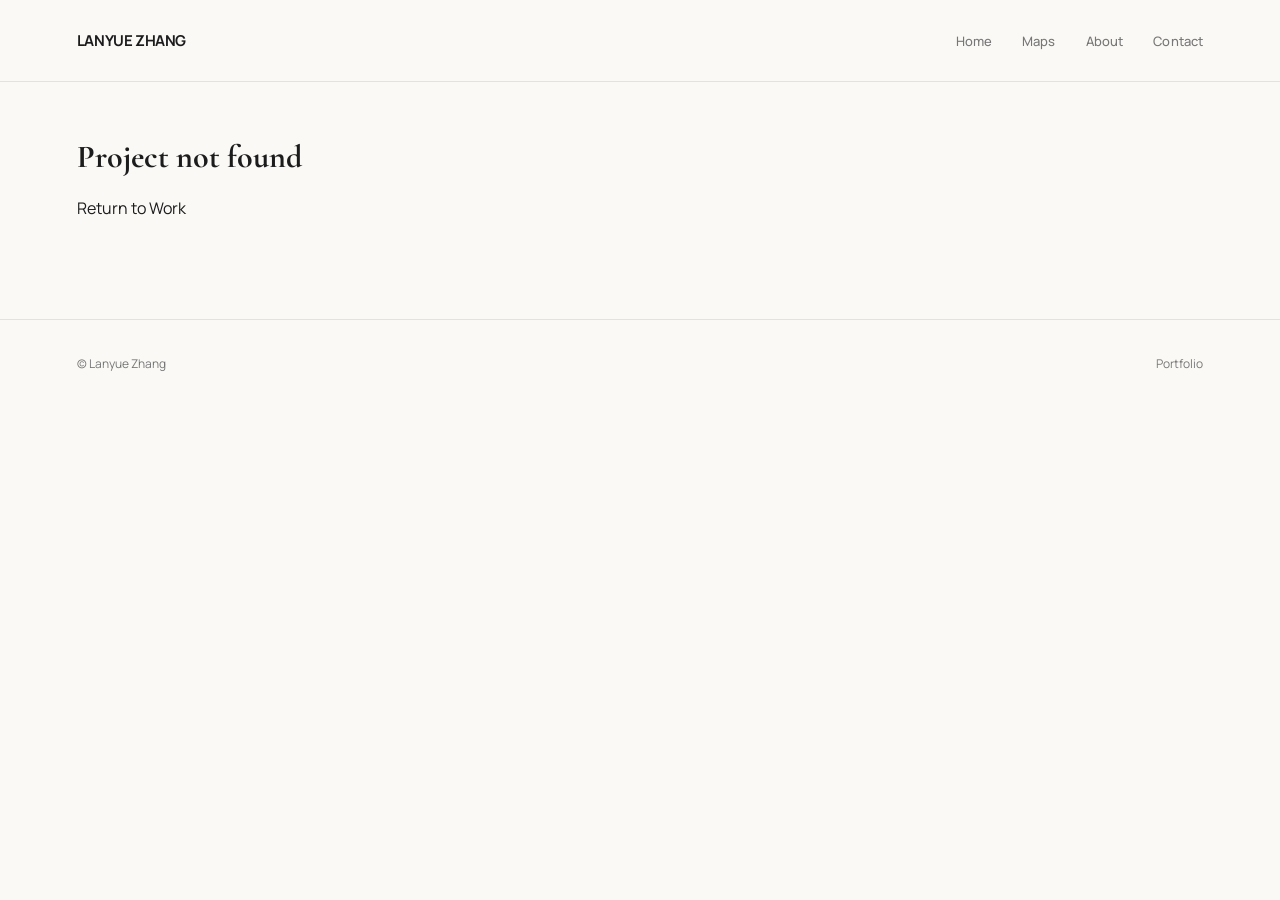
<file: projects/geog370.html>
<!DOCTYPE html>
<html lang="en">
<head>
<meta charset="UTF-8">
<meta name="viewport" content="width=device-width, initial-scale=1">
<title>GEOG 370 Projects — Lanyue Zhang</title>
<link rel="stylesheet" href="../style.css">

<style>
/* Project details */
.detail-page {
  padding-top: 55px;
  padding-bottom: 100px;
}

.back-link {
  font-size: 12px;
  color: #777;
  letter-spacing: .05em;
}

.project-layout {
  display: grid;
  grid-template-columns: minmax(0, 1.2fr) minmax(0, .8fr);
  gap: 65px;
  align-items: start;
  margin-top: 55px;
}

.map-button {
  display: block;
  width: 100%;
  padding: 0;
  border: 0;
  background: transparent;
  cursor: zoom-in;
}

.map-button img {
  display: block;
  width: 100%;
  height: auto;
}

.map-caption, .map-name {
  color: #777;
  font-size: 12px;
  line-height: 1.6;
}

.map-caption { margin: 12px 0 20px; }
.map-name { margin-top: 12px; }

.map-selector {
  display: flex;
  gap: 12px;
  flex-wrap: wrap;
}

.map-choice {
  width: 100px;
  padding: 4px;
  background: transparent;
  border: 1px solid #deddd9;
  cursor: pointer;
  opacity: .65;
}

.map-choice.active {
  border-color: #1c1c1c;
  opacity: 1;
}

.map-choice img {
  display: block;
  width: 100%;
  height: 78px;
  object-fit: contain;
}

.detail-info {
  position: sticky;
  top: 35px;
}

.detail-info h1 {
  font-family: var(--serif);
  font-size: clamp(42px, 4vw, 65px);
  font-weight: 600;
  line-height: 1.08;
  margin: 15px 0 35px;
}

.detail-info p {
  font-size: 14px;
  color: #484848;
  line-height: 1.9;
}

.info-block {
  border-top: 1px solid var(--line);
  padding-top: 23px;
  margin-top: 28px;
}

.info-heading {
  font-size: 11px;
  font-weight: 600;
  color: #777;
  letter-spacing: .12em;
  text-transform: uppercase;
  margin-bottom: 15px;
}

.metadata {
  display: grid;
  grid-template-columns: 95px minmax(0, 1fr);
  gap: 12px;
  font-size: 13px;
  line-height: 1.7;
  margin: 0;
}

.metadata dt { color: #888; }
.metadata dd {
  margin: 0;
  overflow-wrap: anywhere;
}

.project-navigation {
  display: flex;
  justify-content: space-between;
  gap: 30px;
  border-top: 1px solid var(--line);
  margin-top: 75px;
  padding-top: 30px;
}

.project-navigation a {
  font-family: var(--serif);
  font-size: 23px;
  max-width: 45%;
}

.project-navigation span {
  display: block;
  font-family: var(--sans);
  color: #888;
  font-size: 11px;
  letter-spacing: .08em;
  margin-bottom: 9px;
}

/* Final project analysis */
.analysis-section[hidden] {
  display: none !important;
}

.analysis-section {
  padding-top: 85px;
  margin-top: 85px;
  border-top: 1px solid var(--line);
}

.analysis-header {
  margin-bottom: 55px;
  max-width: 760px;
}

.analysis-header h2 {
  font-family: var(--serif);
  font-size: clamp(46px, 6vw, 78px);
  font-weight: 600;
  line-height: 1.1;
  margin: 16px 0 22px;
}

.analysis-header > p:last-child {
  color: #666;
  font-size: 14px;
  line-height: 1.9;
}

.analysis-workflow {
  margin-bottom: 90px;
}

.analysis-subheading {
  border-top: 1px solid var(--line);
  padding-top: 35px;
  margin-bottom: 40px;
}

.analysis-subheading h3,
.analysis-interpretation h3 {
  font-family: var(--serif);
  font-size: clamp(34px, 4vw, 50px);
  font-weight: 600;
  margin: 12px 0 25px;
}

.analysis-grid {
  display: grid;
  grid-template-columns: repeat(2, minmax(0, 1fr));
  gap: 65px 35px;
}

.analysis-figure {
  margin: 0;
  min-width: 0;
}

.analysis-image-button {
  display: block;
  width: 100%;
  padding: 0;
  border: none;
  background: #efeee9;
  cursor: zoom-in;
}

.analysis-image-button img {
  display: block;
  width: 100%;
  height: auto;
  object-fit: contain;
}

.analysis-figure-large .analysis-image-button {
  padding: 25px;
}

.analysis-figure-large img {
  max-height: 720px;
}

.analysis-figure figcaption {
  margin-top: 20px;
}

.analysis-number {
  display: block;
  color: #999;
  font-size: 11px;
  margin-bottom: 10px;
}

.analysis-figure h4 {
  font-family: var(--serif);
  font-size: 28px;
  font-weight: 500;
  line-height: 1.2;
  margin: 0 0 12px;
}

.analysis-figure figcaption p,
.analysis-interpretation > p:not(.eyebrow) {
  font-size: 14px;
  line-height: 1.9;
  color: #666;
  max-width: 680px;
}

.analysis-interpretation {
  border-top: 1px solid var(--line);
  margin-top: 90px;
  padding-top: 35px;
}

/* Interactive image viewer */
.zoom-dialog {
  position: fixed;
  inset: 0;
  width: 96vw;
  height: 94vh;
  max-width: none;
  max-height: none;
  padding: 0;
  border: 0;
  border-radius: 5px;
  background: #171717;
  overflow: hidden;
  color: white;
}

.zoom-dialog[open] {
  display: flex;
  flex-direction: column;
}

.zoom-dialog::backdrop {
  background: rgba(0, 0, 0, .86);
}

.zoom-toolbar {
  display: flex;
  justify-content: flex-end;
  gap: 8px;
  padding: 12px 18px;
  flex-shrink: 0;
}

.zoom-toolbar button {
  min-width: 40px;
  height: 40px;
  padding: 0 12px;
  border: 1px solid #555;
  border-radius: 3px;
  background: #303030;
  color: white;
  font-family: var(--sans);
  font-size: 16px;
  cursor: pointer;
}

.zoom-toolbar button:hover {
  background: #505050;
}

#zoomClose {
  margin-left: 12px;
  font-size: 25px;
}

.zoom-viewport {
  position: relative;
  flex: 1;
  min-height: 0;
  display: flex;
  justify-content: center;
  align-items: center;
  overflow: hidden;
  touch-action: none;
  cursor: grab;
}

.zoom-viewport.dragging {
  cursor: grabbing;
}

#zoomImage {
  display: block;
  max-width: 100%;
  max-height: 100%;
  width: auto;
  height: auto;
  object-fit: contain;
  transform-origin: center center;
  user-select: none;
  -webkit-user-drag: none;
  pointer-events: none;
}

.zoom-hint {
  padding: 12px;
  color: #aaa;
  text-align: center;
  font-family: var(--sans);
  font-size: 11px;
  flex-shrink: 0;
}

@media (max-width: 800px) {
  .project-layout {
    grid-template-columns: 1fr;
    gap: 35px;
  }

  .detail-info {
    position: static;
  }

  .detail-page {
    padding-top: 35px;
  }

  .analysis-section {
    padding-top: 55px;
    margin-top: 55px;
  }
}

@media (max-width: 700px) {
  .analysis-grid {
    grid-template-columns: 1fr;
    gap: 45px;
  }

  .project-navigation a {
    font-size: 18px;
  }
}
</style>
</head>

<body>
<header class="site-header">
  <nav class="nav container" aria-label="Main navigation">
    <a class="logo" href="../index.html">LANYUE ZHANG</a>
    <div class="nav-links">
      <a href="../index.html">Home</a>
      <a href="../work.html">Maps</a>

      <a href="../about.html">About</a>
      <a href="../about.html#portfolio-contact">Contact</a>
    </div>
  </nav>
</header>

<main class="container detail-page">
  <a class="back-link" href="../work.html">← ALL WORK / 2026</a>

  <div class="project-layout">
    <div>
      <button class="map-button" id="mapButton"
              type="button" aria-label="Enlarge map">
        <img id="mainMap" alt="Project map">
      </button>

      <p class="map-caption">
        Click the map to enlarge. Zoom and drag to inspect details.
      </p>

      <div class="map-selector" id="mapSelector"></div>
      <p class="map-name" id="mapName"></p>
    </div>

    <div class="detail-info">
      <p class="eyebrow" id="projectCategory"></p>
      <h1 id="projectTitle"></h1>

      <div class="info-block">
        <div class="info-heading">Description</div>
        <div id="projectDescription"></div>
      </div>

      <div class="info-block">
        <div class="info-heading">Project Information</div>
        <dl class="metadata" id="projectMetadata"></dl>
      </div>
    </div>
  </div>

  <section class="analysis-section" id="analysisSection" hidden>
    <div class="analysis-header">
      <p class="eyebrow">GEOG 370 / FINAL PROJECT</p>
      <h2>Analysis &amp; Results.</h2>
      <p>
        Explore the research workflow and the spatial indicators
        used to construct the final risk index. Click any figure
        to view it in full resolution.
      </p>
    </div>

    <div class="analysis-workflow" id="analysisWorkflow"></div>

    <div class="analysis-indicators">
      <div class="analysis-subheading">
        <p class="eyebrow">02 / SPATIAL INDICATORS</p>
        <h3>Supporting Maps</h3>
      </div>
      <div class="analysis-grid" id="analysisGrid"></div>
    </div>

    <div class="analysis-interpretation">
      <p class="eyebrow">03 / FINAL RISK ASSESSMENT</p>
      <h3>Interpreting the Risk Index</h3>
      <p>
        The final index combines food access hazards and socioeconomic vulnerability to identify counties with potentially greater barriers to food access among older adults.
      </p>
      <p>
        The index represents relative risk based on selected county-level indicators. It should not be interpreted as a direct measurement of individual food insecurity.
      </p>
    </div>
  </section>

  <div class="project-navigation" id="navigation"></div>
</main>

<footer class="site-footer">
  <div class="container footer-inner">
    <span>© Lanyue Zhang</span>
    <span>Portfolio</span>
  </div>
</footer>

<dialog class="zoom-dialog" id="zoomDialog"
        aria-label="Interactive map viewer">
  <div class="zoom-toolbar">
    <button id="zoomOut" type="button" aria-label="Zoom out">−</button>
    <button id="zoomIn" type="button" aria-label="Zoom in">+</button>
    <button id="zoomReset" type="button" aria-label="Reset zoom">Reset</button>
    <button id="zoomClose" type="button" aria-label="Close image">×</button>
  </div>

  <div class="zoom-viewport" id="zoomViewport">
    <img id="zoomImage" alt="Enlarged map" draggable="false">
  </div>

  <div class="zoom-hint">
    Scroll to zoom · Drag to move · Double-click to zoom · Esc to close
  </div>
</dialog>

<script>
/* ============================================
   GEOG 370 PROJECT DATA
============================================ */

const projects = [
  {
    id: "digital-divide",
    number: "07",
    title: "Mapping the Digital Divide",
    category: "INTERNET ACCESS / SPATIAL INEQUALITY",
    location: "Ireland",
    tools: "QGIS",
    methods: "Attribute Mapping, Spatial Comparison",
    data: "Internet Accessibility Data",
    maps: [
      ["Internet Bandwidth", "geog370-p1-bandwidth.png"],
      ["Households Without Internet", "geog370-p1-no-internet.png"]
    ],
    description: [
      "This project examines geographic inequalities in internet access across Ireland using two maps of digital connectivity.",
      "The first map visualizes areas with low bandwidth access in 2016, while the second highlights areas with limited internet connectivity. Together, they illustrate spatial differences in digital infrastructure and access across the country.",
      "By comparing these patterns, the project demonstrates how GIS can be used to identify geographic disparities in digital accessibility."
    ]
  },

  {
    id: "nc-income",
    number: "08",
    title: "Median Household Income in North Carolina",
    category: "CENSUS DATA / SOCIOECONOMIC GEOGRAPHY",
    location: "North Carolina",
    tools: "ArcGIS Pro",
    methods: "Choropleth Mapping, Data Classification",
    data: "2024 American Community Survey",
    maps: [
      ["Median Household Income", "geog370-p2-income.jpg"]
    ],
    description: [
      "This project maps median household income across North Carolina counties using data from the 2024 American Community Survey.",
      "I joined census attributes to county boundaries and classified income values to create a choropleth map. The final layout combines geographic context, a graduated color scheme, a legend, and supporting cartographic elements.",
      "The map provides a visual comparison of county-level income differences and demonstrates the use of census data in socioeconomic mapping."
    ]
  },

  {
    id: "food-access",
    number: "03",
    title: "Food Access Risk for Older Adults",
    category: "FOOD ACCESS / RISK MODELING",
    location: "United States",
    tools: "ArcGIS Pro",
    methods: "Multi-Criteria Risk Modeling, Index Construction",
    data: "USDA Food Environment Atlas",
    maps: [
      ["Food Access Risk Index", "geog370-final-risk.jpg"]
    ],
    analysis: [
      {
        title: "Research Workflow",
        image: "geog370-final-flowchart.png",
        description: "Workflow for constructing the food access risk assessment, including indicator selection and integration of hazard and vulnerability components."
      },
      {
        title: "Low Food Access Among Older Adults",
        image: "geog370-final-senior-access.jpg",
        description: "Percentage of older adults living more than one mile from a food store."
      },
      {
        title: "Grocery Store Availability",
        image: "geog370-final-grocery.jpg",
        description: "Number of grocery stores and supermarkets per 1,000 residents."
      },
      {
        title: "Metropolitan Status",
        image: "geog370-final-metro.jpg",
        description: "Metropolitan and nonmetropolitan county classification."
      },
      {
        title: "Poverty Rate",
        image: "geog370-final-poverty.jpg",
        description: "County-level poverty rates used to represent socioeconomic vulnerability."
      },
      {
        title: "Vehicle and Food Access",
        image: "geog370-final-vehicle-access.jpg",
        description: "Percentage of households without a vehicle that also have limited food store access."
      },
      {
        title: "Older Population",
        image: "geog370-final-older-population.jpg",
        description: "Percentage of county residents aged 65 and older."
      }
    ],
    description: [
      "This research project investigates which areas in the United States have the highest food access risk for older adults.",
      "I constructed a spatial risk assessment framework combining hazard and vulnerability indicators. Hazard measures included food store accessibility, grocery store availability, and metropolitan status. Vulnerability measures incorporated socioeconomic and demographic characteristics such as poverty, vehicle access, and the concentration of older residents.",
      "By integrating multiple indicators into composite indices, the project explores spatial differences in potential food access barriers and identifies areas that may warrant closer investigation."
    ]
  },

  {
    id: "carrboro-vulnerability",
    number: "09",
    title: "Socioeconomic Vulnerability in Carrboro",
    category: "SOCIAL VULNERABILITY / SPATIAL ANALYSIS",
    location: "Carrboro, North Carolina",
    tools: "ArcGIS Pro",
    methods: "Attribute Queries, Census Analysis",
    data: "2020 U.S. Census",
    maps: [
      ["Carrboro Poverty Rate", "geog370-l3-poverty.jpg"]
    ],
    description: [
      "This project explores socioeconomic vulnerability in Carrboro, North Carolina, using census block group data.",
      "I mapped areas with high poverty rates to identify populations experiencing economic disadvantage. For an additional analysis, I examined overlapping vulnerability indicators including poverty, the percentage of residents aged 65 and older, and unemployment.",
      "The project demonstrates how attribute queries and demographic data can support spatial identification of potentially underserved communities."
    ]
  },

  {
    id: "historical-maps",
    number: "10",
    title: "Historical Map Georeferencing",
    category: "HISTORICAL GIS / GEOREFERENCING",
    location: "Brooklyn",
    tools: "GIS",
    methods: "Georeferencing, Control Point Matching",
    data: "Historical Maps and Reference Basemaps",
    maps: [
      ["Brooklyn Historical Map", "geog370-l4-brooklyn.jpg"]
    ],
    description: [
      "This project examines how historical maps can be aligned with contemporary geographic reference data.",
      "I practiced georeferencing using historical map imagery and a USGS historical topographic map. The workflow involved locating corresponding features, selecting control points, and adjusting the historical maps to match modern spatial coordinates.",
      "Working with Brooklyn demonstrated how recognizable street patterns influence the georeferencing process."
    ]
  },

  {
    id: "crime-density",
    number: "11",
    title: "Crime Density in Chapel Hill",
    category: "CRIME MAPPING / SPATIAL DENSITY",
    location: "Chapel Hill, North Carolina",
    tools: "GIS",
    methods: "Heatmap, Point Density Visualization",
    data: "Chapel Hill Crime Data",
    maps: [
      ["Larceny Density Map 2024", "geog370-l5-larceny.jpg"],
      ["Chapel Hill Crime Map 2024", "geog370-l5-crime.jpg"]
    ],
    description: [
      "This project examines the spatial distribution of reported crime in Chapel Hill, North Carolina, using crime data from 2024.",
      "I created two maps to compare different crime patterns. The first focuses specifically on larceny incidents, using a density heatmap to identify areas where theft-related crimes are concentrated. The second visualizes the broader distribution of reported crime, allowing comparisons between larceny hotspots and overall crime patterns.",
      "By combining point locations with density visualization, the maps reveal spatial concentrations of reported incidents and demonstrate how GIS can support exploratory crime pattern analysis."
    ]
  },

  {
    id: "colorado-terrain",
    number: "12",
    title: "Terrain Analysis in Central Colorado",
    category: "TERRAIN / RASTER ANALYSIS",
    location: "Colorado",
    tools: "ArcGIS Pro",
    methods: "Elevation, Slope, Hillshade, Contours",
    data: "Digital Elevation Model",
    maps: [
      ["Central Colorado Terrain", "geog370-l6-colorado.jpg"]
    ],
    description: [
      "This project examines the topographic characteristics of Central Colorado using digital elevation data.",
      "I generated terrain representations including elevation, slope, hillshade, and contour lines. I adjusted contour intervals and visualization settings to accommodate the region's steep and complex relief.",
      "The maps demonstrate how terrain derivatives reveal complementary aspects of mountainous landscapes."
    ]
  },

  {
    id: "orange-terrain",
    number: "13",
    title: "Terrain Analysis in Orange County",
    category: "TERRAIN / RASTER ANALYSIS",
    location: "Orange County, North Carolina",
    tools: "ArcGIS Pro",
    methods: "Elevation, Slope, Hillshade, Contours",
    data: "Digital Elevation Model",
    maps: [
      ["Orange County and Chapel Hill Terrain", "geog370-l6-orange.jpg"]
    ],
    description: [
      "This project visualizes terrain patterns in Orange County and Chapel Hill, North Carolina, using digital elevation data.",
      "I applied a repeatable geoprocessing workflow to generate elevation, slope, hillshade, and contour maps. Compared with Central Colorado, the gentler topography required different visualization choices to communicate subtle elevation differences.",
      "The project illustrates how terrain analysis methods can be adapted to geographic regions with contrasting relief."
    ]
  }
];

/* ============================================
   LOAD PROJECT
============================================ */

const params = new URLSearchParams(window.location.search);
const projectId = params.get("id");
const index = projects.findIndex(p => p.id === projectId);
const project = projects[index];

const byId = id => document.getElementById(id);
const imgPath = file => "../images/" + file;

const mainMap = byId("mainMap");
const zoomImage = byId("zoomImage");
const dialog = byId("zoomDialog");
const selector = byId("mapSelector");

if (!project) {
  document.querySelector("main").innerHTML =
    '<h1>Project not found</h1><a href="../work.html">Return to Work</a>';
} else {
  document.title = project.title + " — Lanyue Zhang";

  byId("projectCategory").textContent =
    "PROJECT " + project.number + " / " + project.category;

  byId("projectTitle").textContent = project.title;

  project.description.forEach(paragraph => {
    const p = document.createElement("p");
    p.textContent = paragraph;
    byId("projectDescription").appendChild(p);
  });

  const metadata = {
    Year: "2026",
    Software: project.tools,
    Methods: project.methods,
    Data: project.data,
    Location: project.location
  };

  Object.entries(metadata).forEach(([key, value]) => {
    const dt = document.createElement("dt");
    const dd = document.createElement("dd");
    dt.textContent = key;
    dd.textContent = value;
    byId("projectMetadata").append(dt, dd);
  });

  function showMap(i) {
    const [label, filename] = project.maps[i];

    mainMap.src = imgPath(filename);
    mainMap.alt = label;
    byId("mapName").textContent = label;

    selector.querySelectorAll(".map-choice").forEach((button, j) => {
      button.classList.toggle("active", i === j);
      button.setAttribute("aria-pressed", String(i === j));
    });
  }

  if (project.maps.length > 1) {
    project.maps.forEach(([label, filename], i) => {
      const button = document.createElement("button");
      button.type = "button";
      button.className = "map-choice";
      button.title = label;
      button.setAttribute("aria-label", "Show " + label);

      const img = document.createElement("img");
      img.src = imgPath(filename);
      img.alt = label;

      button.appendChild(img);
      button.addEventListener("click", () => showMap(i));
      selector.appendChild(button);
    });
  }

  showMap(0);

  byId("mapButton").addEventListener("click", () => {
    openViewer(mainMap.src, mainMap.alt);
  });

  /* Analysis & Results for Final Project */
  if (project.analysis && project.analysis.length > 0) {
    byId("analysisSection").hidden = false;

    function createFigure(item, number, large = false) {
      const figure = document.createElement("figure");
      figure.className = large
        ? "analysis-figure analysis-figure-large"
        : "analysis-figure";

      const button = document.createElement("button");
      button.type = "button";
      button.className = "analysis-image-button";
      button.setAttribute("aria-label", "Enlarge " + item.title);

      const img = document.createElement("img");
      img.src = imgPath(item.image);
      img.alt = item.title;
      img.loading = "lazy";

      button.appendChild(img);
      button.addEventListener("click", () => {
        openViewer(img.src, item.title);
      });

      const caption = document.createElement("figcaption");

      const label = document.createElement("span");
      label.className = "analysis-number";
      label.textContent = String(number).padStart(2, "0");

      const title = document.createElement("h4");
      title.textContent = item.title;

      const description = document.createElement("p");
      description.textContent = item.description;

      caption.append(label, title, description);
      figure.append(button, caption);

      return figure;
    }

    byId("analysisWorkflow").appendChild(
      createFigure(project.analysis[0], 1, true)
    );

    project.analysis.slice(1).forEach((item, i) => {
      byId("analysisGrid").appendChild(
        createFigure(item, i + 2)
      );
    });
  }

  /* Previous / Next */
  const prev = projects[index - 1];
  const next = projects[index + 1];
  const nav = byId("navigation");

  function addNav(item, label) {
    const a = document.createElement("a");
    a.href = "geog370.html?id=" + encodeURIComponent(item.id);

    const small = document.createElement("span");
    small.textContent = label;

    a.append(small, document.createTextNode(item.title));
    return a;
  }

  nav.appendChild(
    prev ? addNav(prev, "← PREVIOUS PROJECT")
         : document.createElement("span")
  );

  if (next) {
    nav.appendChild(addNav(next, "NEXT PROJECT →"));
  }
}

/* ============================================
   INTERACTIVE MAP VIEWER
============================================ */

const viewport = byId("zoomViewport");
const pointers = new Map();

let scale = 1;
let offsetX = 0;
let offsetY = 0;
let lastPinchDistance = null;
let lastPinchCenter = null;

const MIN_ZOOM = 1;
const MAX_ZOOM = 8;

function applyTransform() {
  zoomImage.style.transform =
    `translate(${offsetX}px, ${offsetY}px) scale(${scale})`;
}

function limitOffsets() {
  const viewportWidth = viewport.clientWidth;
  const viewportHeight = viewport.clientHeight;

  const baseWidth = zoomImage.clientWidth;
  const baseHeight = zoomImage.clientHeight;

  const maxX = Math.max(0, (baseWidth * scale - viewportWidth) / 2);
  const maxY = Math.max(0, (baseHeight * scale - viewportHeight) / 2);

  offsetX = Math.max(-maxX, Math.min(maxX, offsetX));
  offsetY = Math.max(-maxY, Math.min(maxY, offsetY));
}

function resetZoom() {
  scale = 1;
  offsetX = 0;
  offsetY = 0;
  pointers.clear();
  lastPinchDistance = null;
  lastPinchCenter = null;
  viewport.classList.remove("dragging");
  applyTransform();
}

function zoomAt(newScale, clientX, clientY) {
  const oldScale = scale;
  scale = Math.max(MIN_ZOOM, Math.min(MAX_ZOOM, newScale));

  if (scale === 1) {
    offsetX = 0;
    offsetY = 0;
  } else {
    const rect = viewport.getBoundingClientRect();
    const px = clientX - rect.left - rect.width / 2;
    const py = clientY - rect.top - rect.height / 2;
    const ratio = scale / oldScale;

    offsetX = px - (px - offsetX) * ratio;
    offsetY = py - (py - offsetY) * ratio;
  }

  limitOffsets();
  applyTransform();
}

function zoomCenter(factor) {
  const rect = viewport.getBoundingClientRect();
  zoomAt(
    scale * factor,
    rect.left + rect.width / 2,
    rect.top + rect.height / 2
  );
}

function openViewer(src, alt) {
  resetZoom();
  zoomImage.alt = alt;
  dialog.showModal();

  zoomImage.onload = () => {
    zoomCenter(1.25);
  };
  zoomImage.src = src;
}

byId("zoomIn").addEventListener("click", () => zoomCenter(1.35));
byId("zoomOut").addEventListener("click", () => zoomCenter(1 / 1.35));
byId("zoomReset").addEventListener("click", resetZoom);
byId("zoomClose").addEventListener("click", () => dialog.close());

dialog.addEventListener("close", resetZoom);

dialog.addEventListener("click", event => {
  if (event.target === dialog) dialog.close();
});

/* Scroll to zoom */
viewport.addEventListener("wheel", event => {
  event.preventDefault();
  const factor = Math.exp(-event.deltaY * 0.002);
  zoomAt(scale * factor, event.clientX, event.clientY);
}, { passive: false });

/* Double click */
viewport.addEventListener("dblclick", event => {
  event.preventDefault();
  zoomAt(scale * 1.6, event.clientX, event.clientY);
});

/* Drag and pinch */
function pinchData() {
  const points = Array.from(pointers.values());
  if (points.length < 2) return null;

  return {
    distance: Math.hypot(
      points[0].x - points[1].x,
      points[0].y - points[1].y
    ),
    x: (points[0].x + points[1].x) / 2,
    y: (points[0].y + points[1].y) / 2
  };
}

viewport.addEventListener("pointerdown", event => {
  if (event.pointerType === "mouse" && event.button !== 0) return;

  viewport.setPointerCapture(event.pointerId);
  pointers.set(event.pointerId, {
    x: event.clientX,
    y: event.clientY
  });

  viewport.classList.add("dragging");

  if (pointers.size >= 2) {
    const pinch = pinchData();
    lastPinchDistance = pinch.distance;
    lastPinchCenter = { x: pinch.x, y: pinch.y };
  }
});

viewport.addEventListener("pointermove", event => {
  if (!pointers.has(event.pointerId)) return;

  const old = pointers.get(event.pointerId);
  pointers.set(event.pointerId, {
    x: event.clientX,
    y: event.clientY
  });

  if (pointers.size >= 2) {
    const pinch = pinchData();

    if (lastPinchDistance && lastPinchCenter) {
      offsetX += pinch.x - lastPinchCenter.x;
      offsetY += pinch.y - lastPinchCenter.y;

      zoomAt(
        scale * pinch.distance / lastPinchDistance,
        pinch.x,
        pinch.y
      );
    }

    lastPinchDistance = pinch.distance;
    lastPinchCenter = { x: pinch.x, y: pinch.y };
  } else if (scale > 1) {
    offsetX += event.clientX - old.x;
    offsetY += event.clientY - old.y;
    limitOffsets();
    applyTransform();
  }
});

function releasePointer(event) {
  pointers.delete(event.pointerId);
  lastPinchDistance = null;
  lastPinchCenter = null;

  if (pointers.size === 0) {
    viewport.classList.remove("dragging");
  }
}

viewport.addEventListener("pointerup", releasePointer);
viewport.addEventListener("pointercancel", releasePointer);

window.addEventListener("resize", () => {
  if (dialog.open) {
    limitOffsets();
    applyTransform();
  }
});
</script>
</body>
</html>
</file>
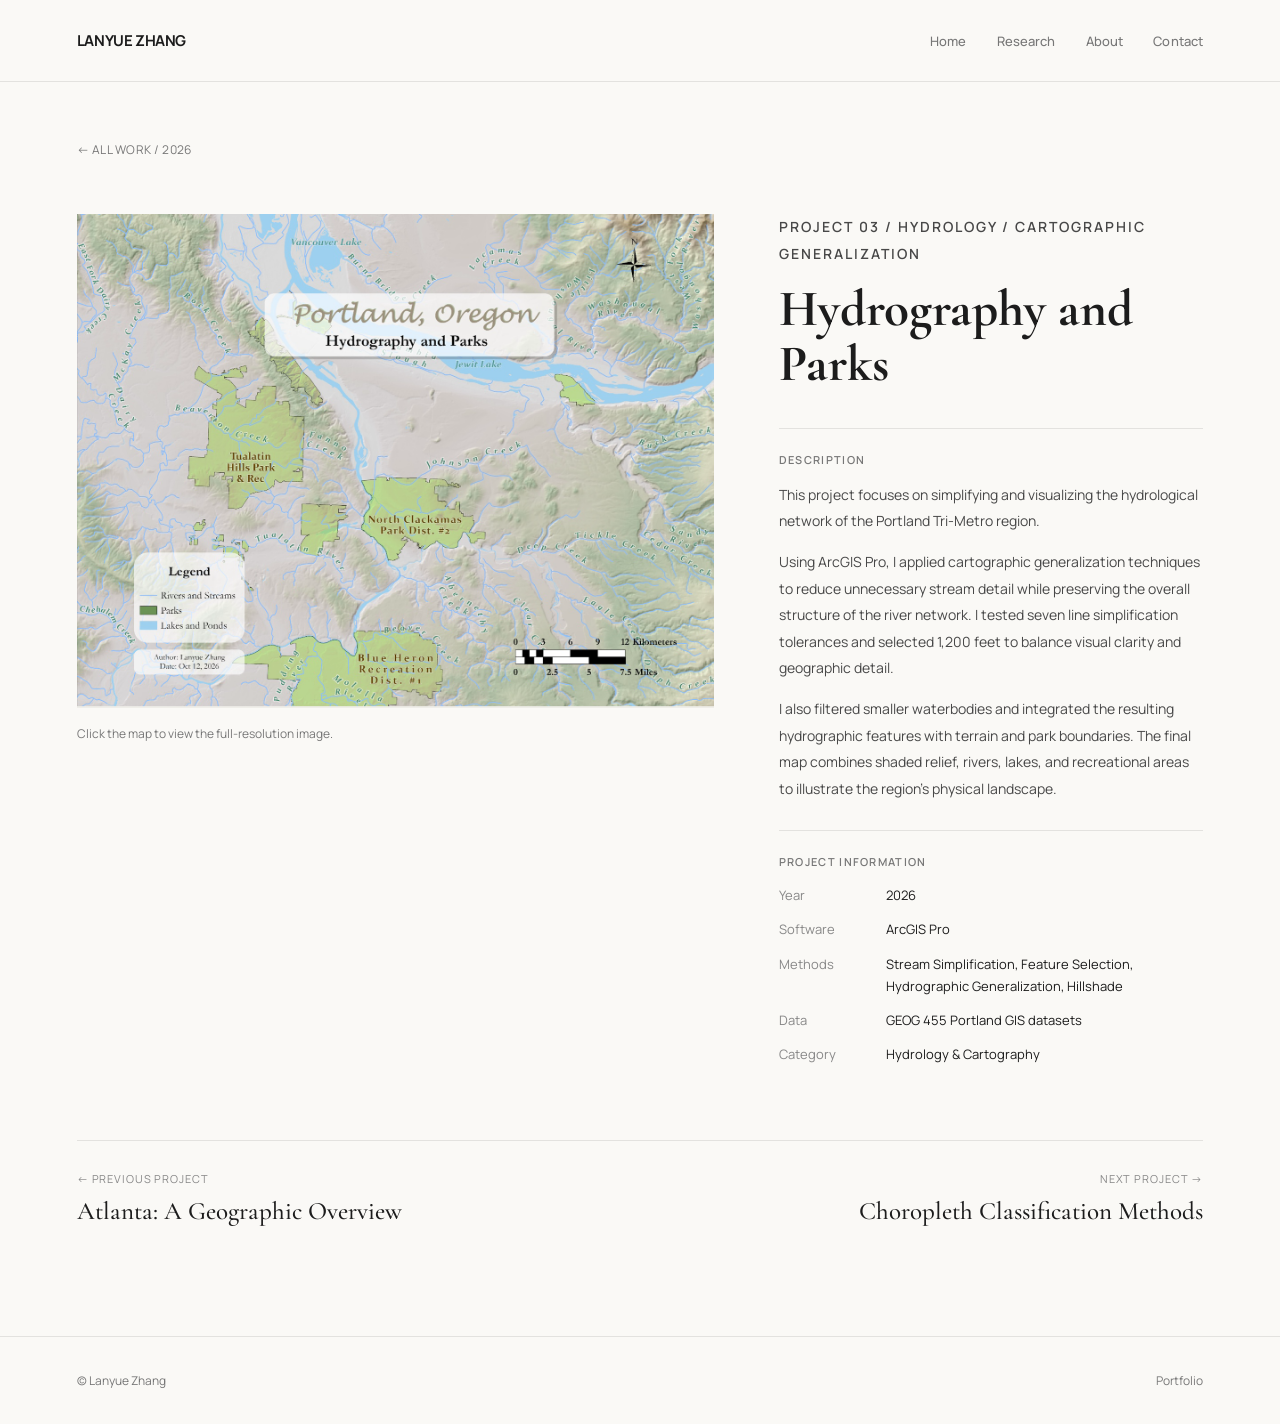
<file: projects/hydrography.html>
<!DOCTYPE html>
<html lang="en">
<head>
  <script src="project-template.js" defer></script>
  <script src="map-viewer.js" defer></script>
  <title>Hydrography and Parks — Lanyue Zhang</title>
  <link rel="stylesheet" href="../style.css">
  <script src="project-template.js" defer></script>
</head>
<body data-project="hydrography">
  <div id="project-root"></div>
</body>
</html>
</file>
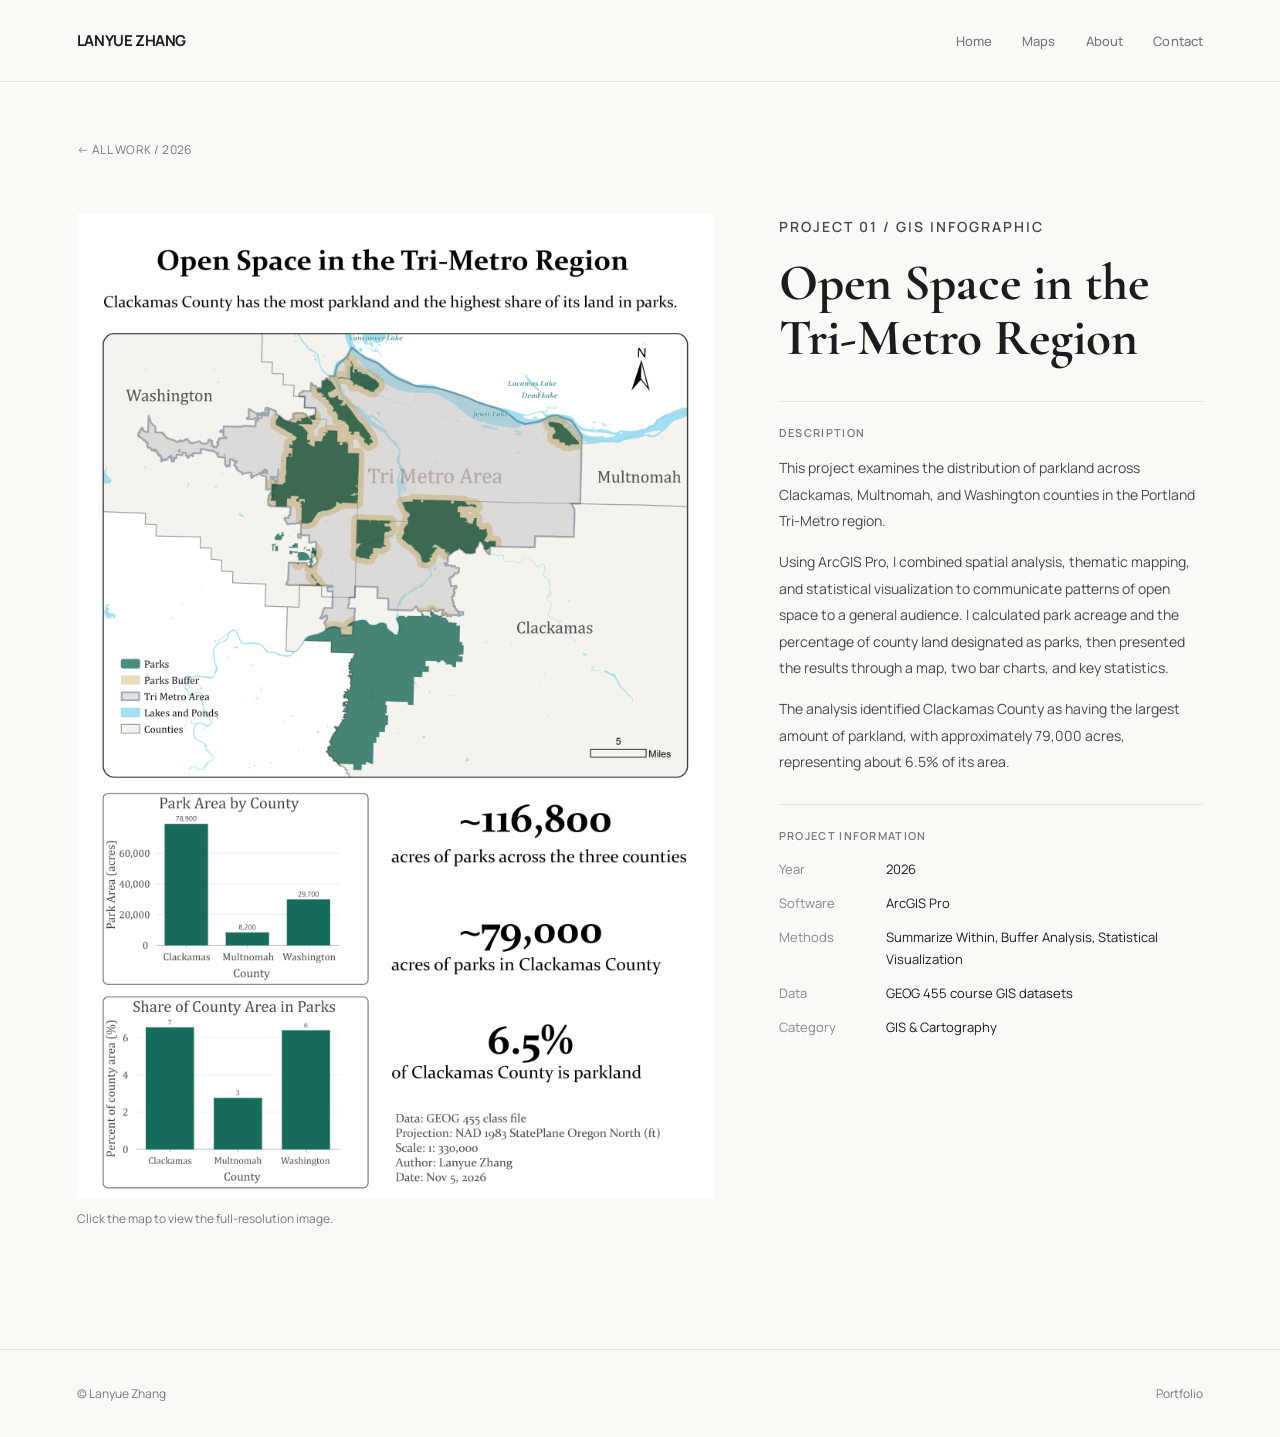
<file: projects/open-space.html>
<!DOCTYPE html>
<html lang="en">
<head>
  <script src="project-template.js" defer></script>
  <script src="map-viewer.js" defer></script>
  <title>Open Space in the Tri-Metro Region — Lanyue Zhang</title>
  <link rel="stylesheet" href="../style.css">

  <style>
    .detail-page {
      padding-top: 55px;
      padding-bottom: 110px;
    }

    .back-link {
      font-size: 12px;
      color: #777;
      letter-spacing: 0.04em;
    }

    .project-layout {
      display: grid;
      grid-template-columns: minmax(0, 1.2fr) minmax(0, 0.8fr);
      gap: 65px;
      align-items: start;
      margin-top: 55px;
    }

    .map-large {
      width: 100%;
      height: auto;
      cursor: zoom-in;
      background: #efeee9;
    }

    .zoom-caption {
      font-size: 12px;
      color: #777;
      margin-top: 12px;
    }

    .detail-info {
      position: sticky;
      top: 35px;
    }

    .detail-info h1 {
      font-family: var(--serif);
      font-size: clamp(42px, 4vw, 65px);
      font-weight: 600;
      line-height: 1.08;
      margin: 15px 0 35px;
    }

    .info-heading {
      font-size: 11px;
      font-weight: 600;
      color: #777;
      letter-spacing: 0.12em;
      text-transform: uppercase;
      margin-bottom: 15px;
    }

    .detail-info p {
      font-size: 14px;
      color: #484848;
      line-height: 1.9;
    }

    .info-block {
      border-top: 1px solid #e3e2df;
      padding-top: 23px;
      margin-top: 28px;
    }

    .metadata {
      display: grid;
      grid-template-columns: 95px 1fr;
      gap: 12px;
      font-size: 13px;
      line-height: 1.7;
    }

    .metadata span:nth-child(odd) {
      color: #888;
    }

    /* Image enlargement */

    .lightbox {
      display: none;
      position: fixed;
      inset: 0;
      z-index: 1000;
      background: rgba(15,15,15,0.94);
      padding: 55px 20px 20px;
      overflow: auto;
      text-align: center;
    }

    .lightbox.open {
      display: block;
    }

    .lightbox img {
      display: block;
      max-width: none;
      width: auto;
      max-height: none;
      height: auto;
      margin: 0 auto;
    }

    .lightbox-close {
      position: fixed;
      right: 25px;
      top: 15px;
      font-size: 30px;
      color: white;
      background: none;
      border: 0;
      cursor: pointer;
      z-index: 1001;
    }

    @media (max-width: 800px) {
      .project-layout {
        grid-template-columns: 1fr;
        gap: 35px;
      }

      .detail-info {
        position: static;
      }

      .detail-page {
        padding-top: 35px;
      }
    }
  </style>
</head>

<body>

<header class="site-header">
  <nav class="nav container">
    <a class="logo" href="../index.html">LANYUE ZHANG</a>
    <div class="nav-links">
      <a href="../index.html">Home</a>
      <a href="../work.html">Maps</a>

      <a href="../about.html">About</a>
      <a href="../about.html#portfolio-contact">Contact</a>
    </div>
  </nav>
</header>

<main class="container detail-page">

  <a class="back-link" href="../work.html">
    ← ALL WORK / 2026
  </a>

  <div class="project-layout">

    <!-- Map -->
    <div>
      <img
        class="map-large"
        id="projectMap"
        src="../images/a7-open-space.png"
        alt="Open Space in the Tri-Metro Region infographic"
        onclick="openLightbox()"
      >
      <p class="zoom-caption">
        Click the map to view the full-resolution image.
      </p>
    </div>

    <!-- Description -->
    <div class="detail-info">

      <p class="eyebrow">PROJECT 01 / GIS INFOGRAPHIC</p>

      <h1>Open Space in the Tri-Metro Region</h1>

      <div class="info-block">
        <div class="info-heading">Description</div>

        <p>
          This project examines the distribution of parkland
          across Clackamas, Multnomah, and Washington counties
          in the Portland Tri-Metro region.
        </p>

        <p>
          Using ArcGIS Pro, I combined spatial analysis,
          thematic mapping, and statistical visualization
          to communicate patterns of open space to a general
          audience. I calculated park acreage and the
          percentage of county land designated as parks,
          then presented the results through a map,
          two bar charts, and key statistics.
        </p>

        <p>
          The analysis identified Clackamas County as
          having the largest amount of parkland, with
          approximately 79,000 acres, representing about
          6.5% of its area.
        </p>
      </div>

      <div class="info-block">
        <div class="info-heading">Project Information</div>

        <div class="metadata">
          <span>Year</span>
          <span>2026</span>

          <span>Software</span>
          <span>ArcGIS Pro</span>

          <span>Methods</span>
          <span>Summarize Within, Buffer Analysis,
          Statistical Visualization</span>

          <span>Data</span>
          <span>GEOG 455 course GIS datasets</span>

          <span>Category</span>
          <span>GIS & Cartography</span>
        </div>
      </div>

    </div>
  </div>
</main>

<footer class="site-footer">
  <div class="container footer-inner">
    <span>© Lanyue Zhang</span>
    <span>Portfolio</span>
  </div>
</footer>

<!-- Zoom viewer -->
<div id="lightbox" class="lightbox"
     role="dialog" aria-modal="true"
     aria-label="Enlarged project map">

  <button class="lightbox-close"
          aria-label="Close image"
          onclick="closeLightbox()">×</button>

  <img src="../images/a7-open-space.png"
       alt="Enlarged Open Space infographic">
</div>

<script>
  function openLightbox() {
    document.getElementById('lightbox').classList.add('open');
    document.body.style.overflow = 'hidden';
  }

  function closeLightbox() {
    document.getElementById('lightbox').classList.remove('open');
    document.body.style.overflow = '';
  }

  document.addEventListener('keydown', function(event) {
    if (event.key === 'Escape') {
      closeLightbox();
    }
  });
</script>

</body>
</html>
</file>
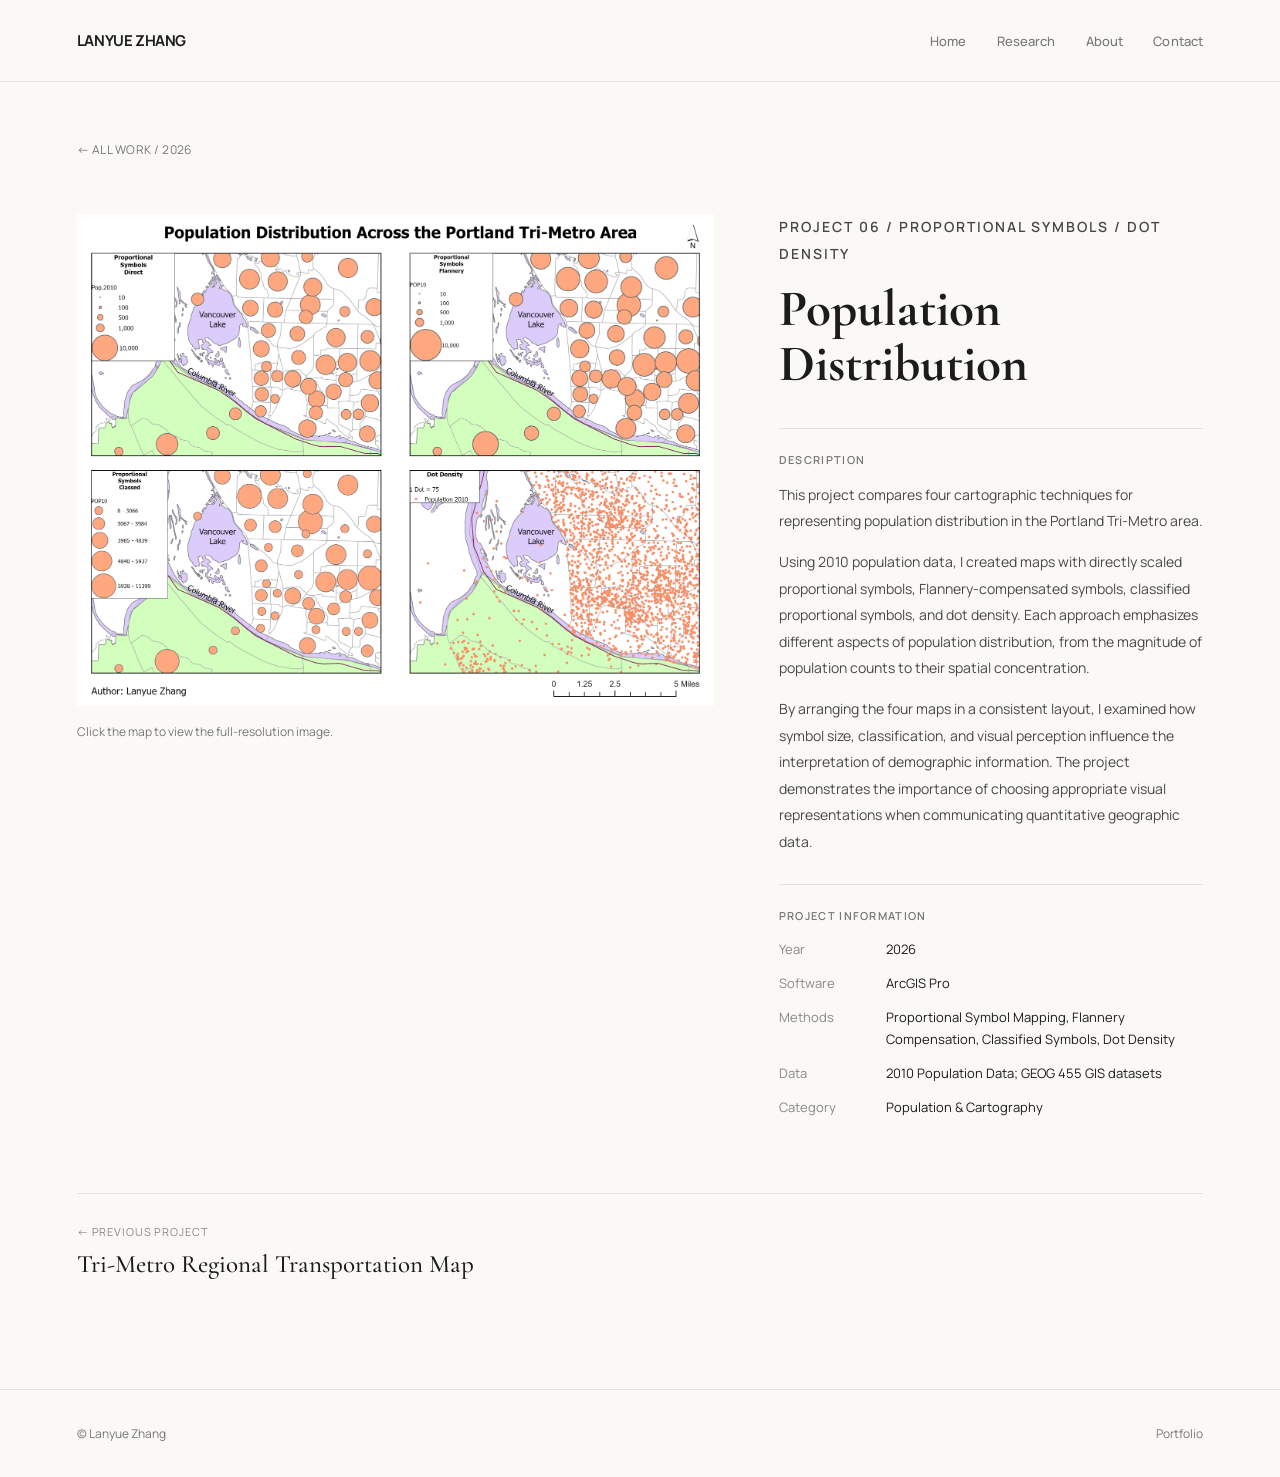
<file: projects/population.html>
<!DOCTYPE html>
<html lang="en">
<head>
  <script src="project-template.js" defer></script>
  <script src="map-viewer.js" defer></script>
  <title>Population Distribution — Lanyue Zhang</title>
  <link rel="stylesheet" href="../style.css">
  <script src="project-template.js" defer></script>
</head>
<body data-project="population">
  <div id="project-root"></div>
</body>
</html>
</file>
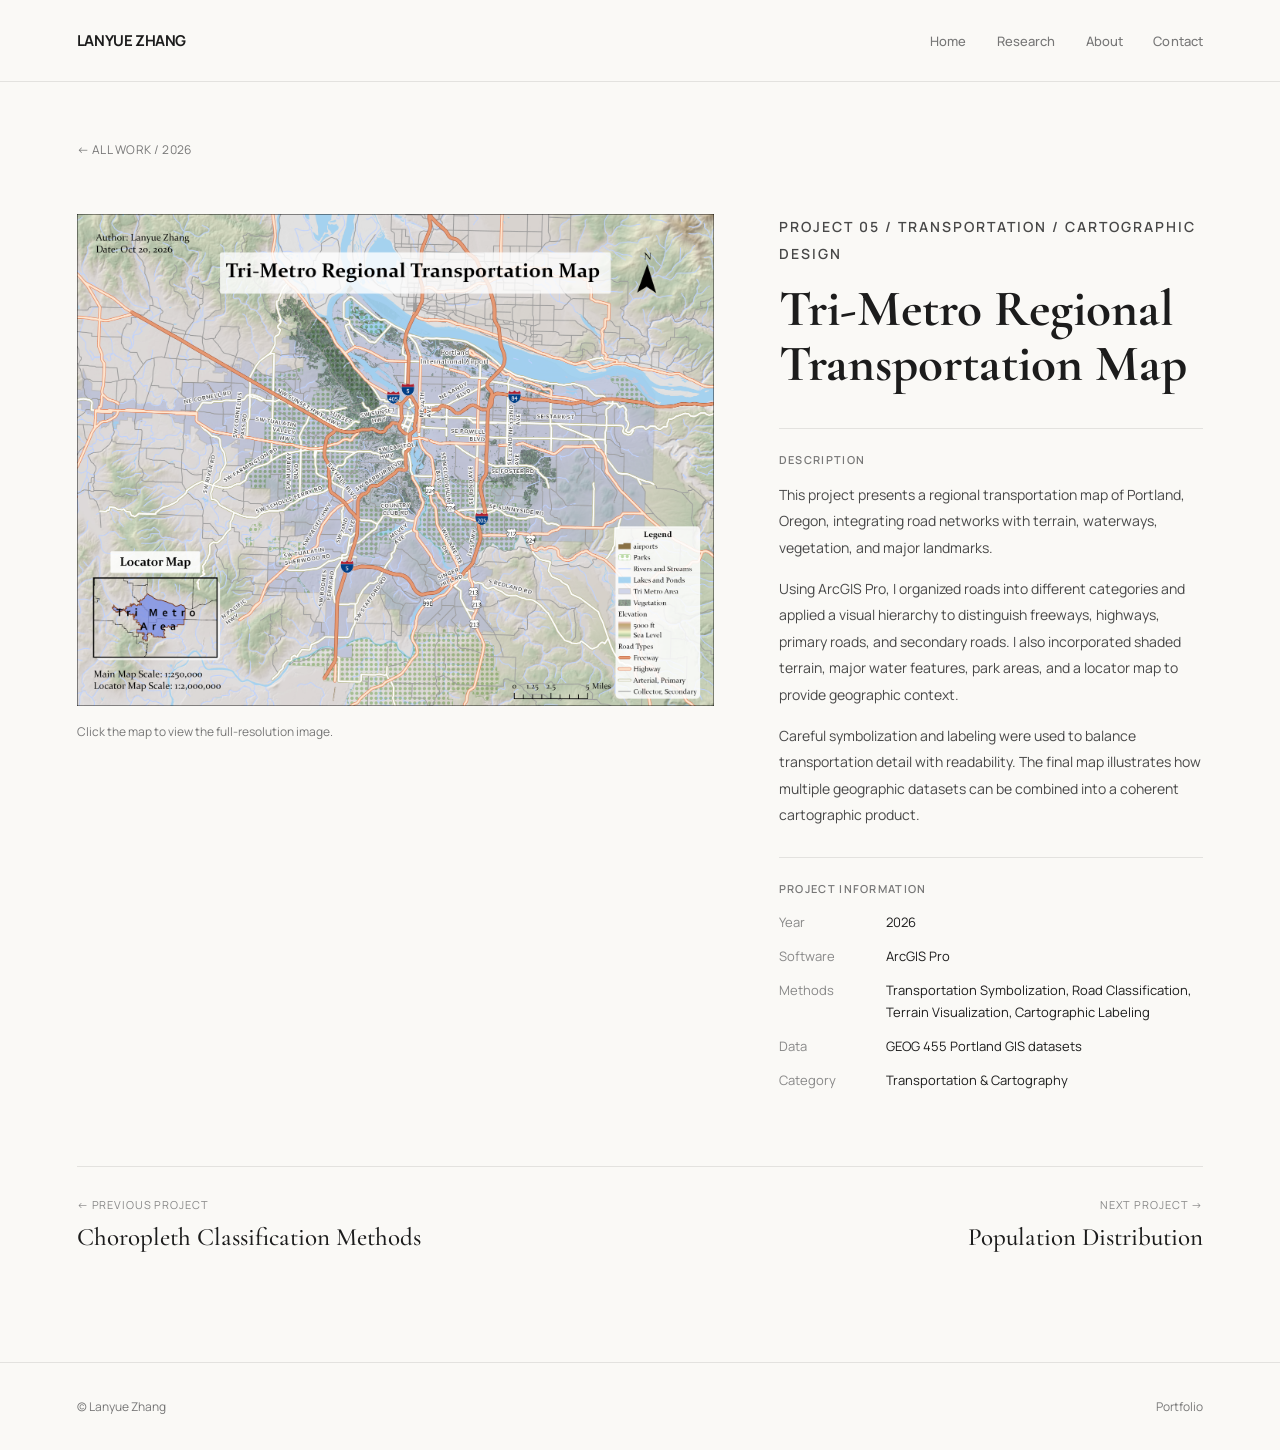
<file: projects/transportation.html>
<!DOCTYPE html>
<html lang="en">
<head>
  <script src="project-template.js" defer></script>
  <script src="map-viewer.js" defer></script>
  <title>Regional Transportation — Lanyue Zhang</title>
  <link rel="stylesheet" href="../style.css">
  <script src="project-template.js" defer></script>
</head>
<body data-project="transportation">
  <div id="project-root"></div>
</body>
</html>
</file>
<file: style.css>
@import url('https://fonts.googleapis.com/css2?family=Cormorant+Garamond:wght@400;500;600;700&family=Manrope:wght@400;500;600;700&display=swap');

:root {
  --background: #faf9f6;
  --white: #ffffff;
  --text: #1c1c1c;
  --muted: #777777;
  --line: #e3e2df;
  --serif: 'Cormorant Garamond', Georgia, serif;
  --sans: 'Manrope', Arial, sans-serif;
}

* {
  box-sizing: border-box;
}

html {
  scroll-behavior: smooth;
}

body {
  margin: 0;
  background: var(--background);
  color: var(--text);
  font-family: var(--sans);
  -webkit-font-smoothing: antialiased;
}

a {
  color: inherit;
  text-decoration: none;
}

img {
  display: block;
  max-width: 100%;
}

.container {
  width: min(1320px, 88%);
  margin: 0 auto;
}

/* Navigation */

.site-header {
  padding: 30px 0;
  border-bottom: 1px solid var(--line);
}

.nav {
  display: flex;
  justify-content: space-between;
  align-items: center;
  gap: 30px;
}

.logo {
  font-size: 15px;
  font-weight: 700;
  letter-spacing: -0.4px;
}

.nav-links {
  display: flex;
  align-items: center;
  gap: 30px;
}

.nav-links a {
  font-size: 13px;
  font-weight: 500;
  letter-spacing: 0.01em;
  color: var(--muted);
  transition: color 0.2s;
}

.nav-links a:hover,
.nav-links a.active {
  color: var(--text);
}

/* Typography */

.eyebrow {
  font-size: 11px;
  text-transform: uppercase;
  letter-spacing: 2px;
  font-weight: 600;
  color: var(--muted);
}

h1, h2, h3, p {
  margin-top: 0;
}

.display-title {
  font-family: var(--serif);
  font-size: clamp(64px, 9vw, 90px);
  font-weight: 700;
  line-height: 1.02;
  letter-spacing: -0.025em;
}

.section-title {
  font-family: var(--serif);
  font-size: clamp(48px, 6vw, 70px);
  font-weight: 600;
  line-height: 1.05;
  letter-spacing: -0.02em;
}

.body-text {
  max-width: 680px;
  color: #484848;
  font-size: 15px;
  font-weight: 400;
  line-height: 1.9;
  letter-spacing: -0.01em;
}

/* Home Hero */

.hero {
  padding: 115px 0 125px;
}

.hero .eyebrow {
  margin-bottom: 35px;
}

.hero-description {
  max-width: 560px;
  margin-top: 38px;
  color: #484848;
  font-size: 15px;
  font-weight: 400;
  line-height: 1.9;
  letter-spacing: -0.01em;
}

/* Sections */

.section {
  padding: 80px 0 110px;
}

.section-heading {
  display: flex;
  align-items: end;
  justify-content: space-between;
  gap: 25px;
  border-top: 1px solid var(--line);
  padding-top: 30px;
  margin-bottom: 45px;
}

.text-link {
  font-size: 12px;
  font-weight: 600;
  letter-spacing: 0.5px;
  border-bottom: 1px solid currentColor;
  padding-bottom: 5px;
}

/* Project Gallery */

.project-grid {
  display: grid;
  grid-template-columns: repeat(2, minmax(0, 1fr));
  gap: 75px 30px;
}

.project-image {
  display: flex;
  align-items: center;
  justify-content: center;
  background: #efeee9;
  overflow: hidden;
  aspect-ratio: 4 / 3;
}

.project-image img {
  width: 100%;
  height: 100%;
  object-fit: contain;
  transition: transform 0.4s ease;
}

.project-card:hover img {
  transform: scale(1.025);
}

.project-meta {
  display: flex;
  justify-content: space-between;
  align-items: flex-start;
  gap: 15px;
  margin-top: 18px;
}

.project-name {
  font-family: var(--serif);
  font-size: 33px;
  font-weight: 600;
  line-height: 1.15;
  margin: 0;
}

.project-type {
  color: var(--muted);
  font-size: 12px;
  letter-spacing: 0.02em;
  margin-top: 7px;
}

/* Work Archive */

.page-intro {
  padding: 95px 0 65px;
}

.year-heading {
  font-family: var(--serif);
  font-size: 70px;
  font-weight: 600;
  border-top: 1px solid var(--line);
  padding-top: 25px;
  margin-bottom: 45px;
}

.year-section {
  padding-bottom: 110px;
}

/* About and Project Details */

.content-page {
  padding: 95px 0 120px;
}

.content-page h1 {
  font-family: var(--serif);
  font-size: clamp(60px, 8vw, 110px);
  font-weight: 600;
}

.project-detail-image {
  width: 100%;
  height: auto;
  margin: 45px 0;
}

.detail-layout {
  display: grid;
  grid-template-columns: 1fr 2fr;
  gap: 60px;
  border-top: 1px solid var(--line);
  padding-top: 35px;
}

/* Footer */

.site-footer {
  border-top: 1px solid var(--line);
  padding: 35px 0;
  color: var(--muted);
  font-size: 12px;
}

.footer-inner {
  display: flex;
  justify-content: space-between;
  gap: 20px;
}

/* Responsive Layout */

@media (max-width: 700px) {
  .container {
    width: 90%;
  }

  .site-header {
    padding: 22px 0;
  }

  .nav {
    align-items: flex-start;
    flex-direction: column;
    gap: 20px;
  }

  .nav-links {
    gap: 18px;
    flex-wrap: wrap;
  }

  .hero {
    padding: 85px 0 90px;
  }

  .display-title {
    font-size: clamp(48px, 10vw, 70px);
  }

  .section {
    padding: 55px 0 80px;
  }

  .section-heading {
    align-items: flex-start;
  }

  .project-grid {
    grid-template-columns: 1fr;
    gap: 50px;
  }

  .project-name {
    font-size: 29px;
  }

  .detail-layout {
    grid-template-columns: 1fr;
    gap: 20px;
  }

  .footer-inner {
    flex-direction: column;
  }
}

/* Portfolio filters */

.portfolio-filters {
  padding: 30px 0 55px;
  border-top: 1px solid var(--line);
}

.filter-group {
  margin-bottom: 27px;
}

.filter-label {
  display: block;
  color: var(--muted);
  font-size: 11px;
  font-weight: 600;
  letter-spacing: 0.13em;
  margin-bottom: 15px;
}

.filter-options {
  display: flex;
  flex-wrap: wrap;
  gap: 9px;
}

.filter-btn {
  border: 1px solid #d9d8d4;
  background: transparent;
  color: #555;
  padding: 9px 16px;
  border-radius: 3px;
  font-family: var(--sans);
  font-size: 12px;
  cursor: pointer;
  transition: all 0.2s ease;
}

.filter-btn:hover {
  border-color: #1c1c1c;
  color: #1c1c1c;
}

.filter-btn.active {
  background: #1c1c1c;
  border-color: #1c1c1c;
  color: #fff;
}

.filter-summary {
  display: flex;
  justify-content: space-between;
  align-items: center;
  border-top: 1px solid var(--line);
  padding-top: 22px;
  color: var(--muted);
  font-size: 12px;
}

#clearFilters {
  border: none;
  background: transparent;
  color: #444;
  font-family: var(--sans);
  font-size: 12px;
  text-decoration: underline;
  cursor: pointer;
}

.project-card[hidden] {
  display: none !important;
}

@media (max-width: 700px) {
  .filter-options {
    gap: 7px;
  }

  .filter-btn {
    padding: 8px 12px;
    font-size: 11px;
  }
}

/* Centered portfolio introduction */
.portfolio-intro {
  display: grid;
  justify-items: center;
  gap: 1rem;
  padding-block: clamp(3.5rem, 9vw, 7rem);
  text-align: center;
}

.portfolio-intro h1 {
  margin: 0;
  font-size: clamp(2.5rem, 7vw, 4.5rem);
  line-height: 1.08;
}

.portfolio-intro p {
  max-width: 48ch;
  margin: 0;
  line-height: 1.65;
}

.portfolio-intro-button {
  display: inline-block;
  margin-top: 0.35rem;
  padding: 0.65rem 1.1rem;
  border: 1px solid currentColor;
  border-radius: 0.3rem;
  color: inherit;
  text-decoration: none;
}

.portfolio-intro-button:hover,
.portfolio-intro-button:focus-visible {
  text-decoration: underline;
  text-underline-offset: 0.2em;
}

/* Portfolio typography */
body {
  font-family: var(--sans);
  font-weight: 400;
}

body h1,
body .section-title,
body .detail-info h1,
body .analysis-header h2 {
  font-family: var(--serif);
  font-weight: 700;
}

.about-portrait {
  display: block;
  width: min(200px, 100%);
  height: auto;
  aspect-ratio: 1;
  object-fit: cover;
  object-position: center 30%;
  border-radius: 50%;
  margin-inline: auto;
}

/* About portrait layout */
.about-layout {
  display: grid;
  grid-template-columns: minmax(0, 240px) minmax(0, 1fr);
  align-items: center;
  gap: clamp(24px, 5vw, 64px);
  width: min(100%, 860px);
  margin-inline: auto;
  text-align: left;
}

.about-layout .about-portrait {
  display: block;
  width: 100%;
  max-width: 240px;
  height: auto;
  aspect-ratio: 4 / 5;
  object-fit: cover;
  object-position: center 30%;
  border-radius: 0;
  margin: 0;
}

@media (max-width: 640px) {
  .about-layout {
    grid-template-columns: minmax(0, 1fr);
  }

  .about-layout .about-portrait {
    justify-self: center;
  }
}

/* About page typography and spacing */
.portfolio-intro:has(.about-layout) {
  padding-block-start: clamp(48px, 6vw, 88px);
}

.about-layout {
  align-items: start;
}

.about-layout .about-copy h1 {
  margin: 0;
  line-height: 1;
}

.about-layout .about-copy h1::after {
  content: "";
  display: block;
  width: 42px;
  height: 2px;
  margin-block: 18px 22px;
  background-color: #7d815a;
}

.about-layout .about-copy p {
  max-width: 56ch;
  margin: 0;
  line-height: 1.7;
}

.about-layout .about-copy p + p {
  margin-top: 1em;
}
/* End About page typography and spacing */

/* About portrait: warm mat and contours */
.about-layout {
  grid-template-columns: minmax(0, 298px) minmax(0, 1fr);
  align-items: start;
}

.about-photo-frame {
  box-sizing: border-box;
  position: relative;
  isolation: isolate;
  width: 100%;
  max-width: 298px;
  padding: 8px;
  border: 1px solid #d3cec2;
  background: #fffdf7;
}

.about-layout .about-photo-frame .about-portrait {
  width: 100%;
  max-width: 280px;
  aspect-ratio: 4 / 5;
  object-fit: cover;
}

.about-photo-contours {
  position: absolute;
  z-index: -1;
  left: -22px;
  bottom: -30px;
  width: 160px;
  fill: none;
  stroke: #929974;
  stroke-width: 1;
  opacity: 0.65;
  pointer-events: none;
  clip-path: polygon(0 0, 22px 0, 22px calc(100% - 30px),
                     100% calc(100% - 30px), 100% 100%, 0 100%);
}

@media (max-width: 640px) {
  .about-layout {
    grid-template-columns: minmax(0, 1fr);
    row-gap: 48px;
  }

  .about-photo-frame {
    width: min(298px, calc(100% - 28px));
    justify-self: center;
  }
}

/* Fine-tune the About portrait and contour placement */
.about-photo-contours {
  left: -32px;
  bottom: -40px;
  clip-path: polygon(0 0, 32px 0, 32px calc(100% - 40px),
                     100% calc(100% - 40px), 100% 100%, 0 100%);
}

@media (min-width: 641px) {
  .about-photo-frame {
    margin-top: 8px;
  }
}

@media (max-width: 640px) {
  .about-photo-contours {
    left: -22px;
    clip-path: polygon(0 0, 22px 0, 22px calc(100% - 40px),
                       100% calc(100% - 40px), 100% 100%, 0 100%);
  }
}

/* Fine-tune the About portrait and contour placement */
.about-photo-contours {
  left: -32px;
  bottom: -40px;
  clip-path: polygon(0 0, 32px 0, 32px calc(100% - 40px),
                     100% calc(100% - 40px), 100% 100%, 0 100%);
}

@media (min-width: 641px) {
  .about-photo-frame {
    margin-top: 8px;
  }
}

@media (max-width: 640px) {
  .about-photo-contours {
    left: -22px;
    clip-path: polygon(0 0, 22px 0, 22px calc(100% - 40px),
                       100% calc(100% - 40px), 100% 100%, 0 100%);
  }
}

/* Fine-tune the About portrait and contour placement */
.about-photo-contours {
  left: -32px;
  bottom: -40px;
  clip-path: polygon(0 0, 32px 0, 32px calc(100% - 50px),
                     100% calc(100% - 50px), 100% 100%, 0 100%);
}

@media (min-width: 641px) {
  .about-photo-frame {
    margin-top: 8px;
  }
}

@media (max-width: 640px) {
  .about-photo-contours {
    left: -22px;
    clip-path: polygon(0 0, 22px 0, 22px calc(100% - 40px),
                       100% calc(100% - 40px), 100% 100%, 0 100%);
  }
}

/* Decorative contours on the homepage */
.home-intro {
  position: relative;
  isolation: isolate;
  overflow: clip;
}

.home-intro-contours {
  position: absolute;
  z-index: -1;
  right: -2%;
  top: 50%;
  width: min(43%, 34rem);
  height: auto;
  transform: translateY(-48%) rotate(-16deg);
  fill: none;
  stroke: #7d815a;
  stroke-width: 1;
  opacity: 0.20;
  mask-image: radial-gradient(ellipse at 75% 50%, #000 23%, transparent 73%);
  pointer-events: none;
}

@media (max-width: 640px) {
  .home-intro-contours {
    right: -20%;
    top: 62%;
    width: 82%;
    opacity: 0.15;
  }
}

/* Homepage photo background */
.home-photo-hero {
  position: relative;
  isolation: isolate;
  overflow: hidden;
  width: 100%;
  padding-inline: max(6%, 1rem);
}

.home-photo-hero .home-intro-contours {
  display: none;
}

.home-photo-hero::before {
  content: "";
  position: absolute;
  z-index: -1;
  inset: 28% 0 0;
  pointer-events: none;
  background: url("images/IMG_8203.JPG") 24% 72% / cover no-repeat;
  filter: saturate(0.64);
  opacity: 0.48;
  mask-image: linear-gradient(
    to bottom,
    transparent 10%,
    rgb(0 0 0 / 0.12) 30%,
    rgb(0 0 0 / 0.55) 65%,
    black 100%
  );
}

.home-photo-hero::after {
  content: "";
  position: absolute;
  z-index: -1;
  inset: 28% 0 0;
  pointer-events: none;
  background: linear-gradient(to right, transparent 62%, var(--background, #f8f7f4));
  opacity: 0.35;
}

@media (max-width: 640px) {
  .home-photo-hero::before,
  .home-photo-hero::after {
    inset-block-start: 38%;
  }

  .home-photo-hero::before {
    background-position: 28% 72%;
    opacity: 0.32;
  }
}
/* End homepage photo background */
</file>
